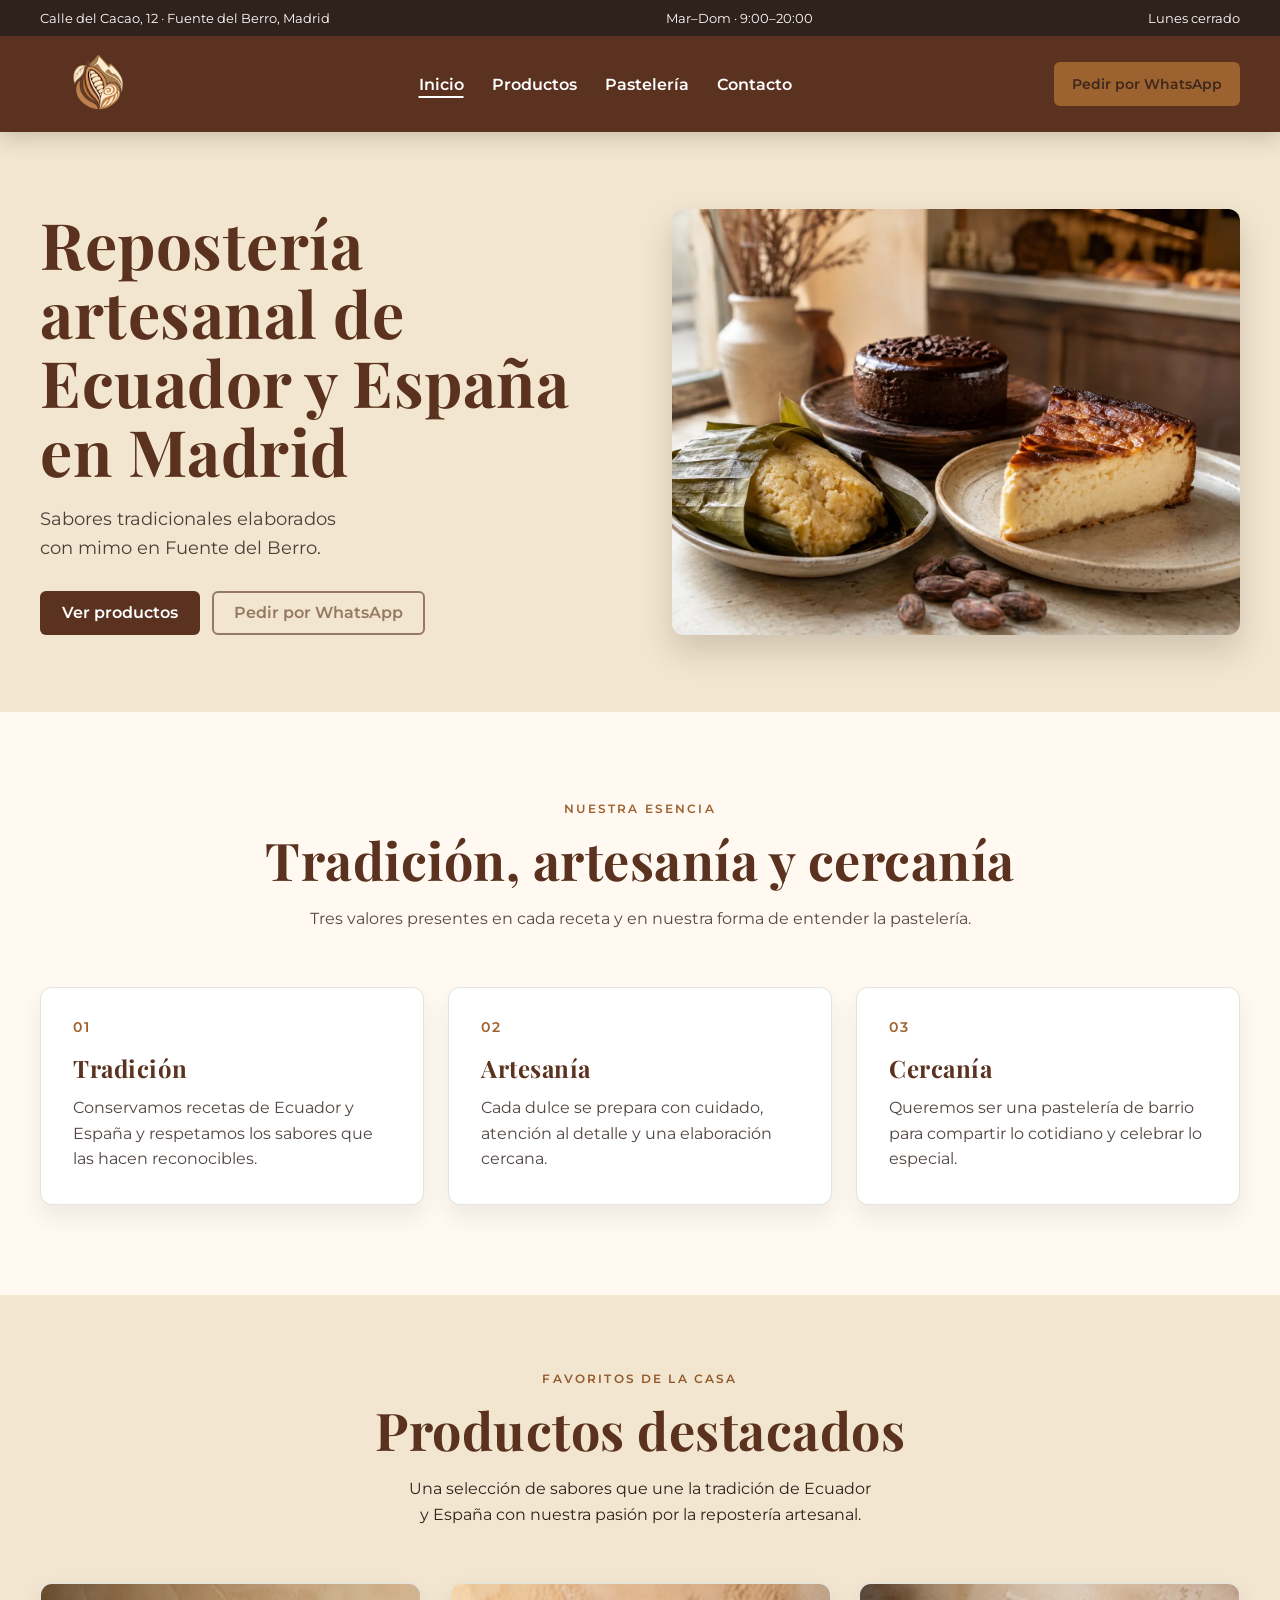
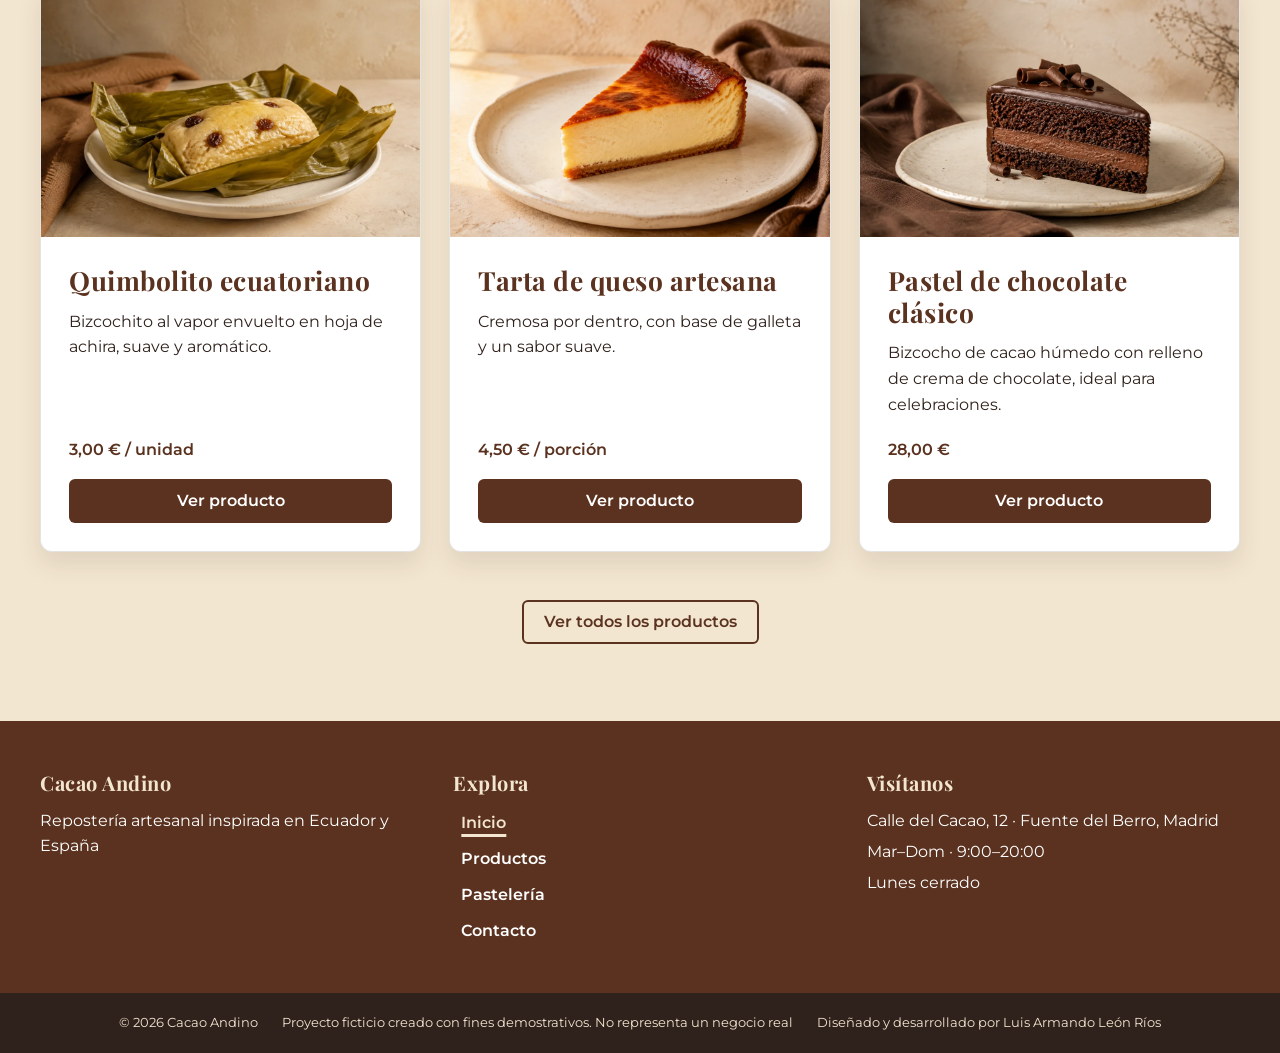
<file: index.html>
<!DOCTYPE html>
<html lang="es">

<head>
    <meta charset="UTF-8">
    <meta name="viewport" content="width=device-width, initial-scale=1.0">
    <title>Cacao Andino</title>
    <link rel="stylesheet" href="css/base.css">
    <link rel="stylesheet" href="css/header.css">
    <link rel="stylesheet" href="css/footer.css">
    <link rel="stylesheet" href="css/home.css">
</head>

<body>
    <div id="header-container" data-partial="header"></div>
    <main id="page-content">
        <section id="hero">
            <div class="container hero-layout">
                <div class="hero-content">
                    <h1>Repostería artesanal de Ecuador y España en Madrid</h1>
                    <p>Sabores tradicionales elaborados con mimo en Fuente del Berro.</p>

                    <div class="hero-actions">
                        <a href="pages/productos.html" class="btn btn-primary">
                            Ver productos
                        </a>
                        <!-- TODO: sustituir # y retirar el estado pendiente cuando exista un enlace real de WhatsApp. -->
                        <a
                            href="#"
                            class="btn btn-secondary"
                            aria-disabled="true"
                            aria-describedby="whatsapp-pending-description"
                            data-whatsapp-pending
                        >
                            Pedir por WhatsApp
                        </a>
                    </div>
                </div>

                <div class="hero-media">
                    <img
                        src="img/hero-cacao-andino.webp"
                        alt="Selección de repostería artesanal con quimbolito, tarta de queso y pastel de chocolate"
                        width="1448"
                        height="1086"
                        decoding="async"
                        fetchpriority="high"
                    >
                </div>
            </div>
        </section>
        <section id="valores" class="home-values" aria-labelledby="valores-title">
            <div class="container">
                <header class="values-header">
                    <p class="values-eyebrow">Nuestra esencia</p>
                    <h2 id="valores-title">Tradición, artesanía y cercanía</h2>
                    <p class="values-intro">
                        Tres valores presentes en cada receta y en nuestra forma de entender la pastelería.
                    </p>
                </header>

                <div class="values-grid">
                    <article class="value-card">
                        <span class="value-number" aria-hidden="true">01</span>
                        <h3>Tradición</h3>
                        <p>
                            Conservamos recetas de Ecuador y España y respetamos los sabores que las hacen reconocibles.
                        </p>
                    </article>

                    <article class="value-card">
                        <span class="value-number" aria-hidden="true">02</span>
                        <h3>Artesanía</h3>
                        <p>
                            Cada dulce se prepara con cuidado, atención al detalle y una elaboración cercana.
                        </p>
                    </article>

                    <article class="value-card">
                        <span class="value-number" aria-hidden="true">03</span>
                        <h3>Cercanía</h3>
                        <p>
                            Queremos ser una pastelería de barrio para compartir lo cotidiano y celebrar lo especial.
                        </p>
                    </article>
                </div>
            </div>
        </section>
        <section
            id="productos-destacados"
            class="featured-products"
            aria-labelledby="productos-destacados-title"
        >
            <div class="container">
                <header class="featured-products-header">
                    <p class="featured-products-eyebrow">Favoritos de la casa</p>
                    <h2 id="productos-destacados-title">Productos destacados</h2>
                    <p class="featured-products-intro">
                        Una selección de sabores que une la tradición de Ecuador y España con nuestra pasión por la
                        repostería artesanal.
                    </p>
                </header>

                <div class="featured-products-grid">
                    <article class="featured-product-card">
                        <img
                            class="featured-product-image"
                            src="img/quimbolito-tradicional.webp"
                            alt="Quimbolito tradicional abierto sobre su hoja de achira"
                            width="1200"
                            height="800"
                            loading="lazy"
                            decoding="async"
                        >
                        <div class="featured-product-content">
                            <h3>Quimbolito ecuatoriano</h3>
                            <p>Bizcochito al vapor envuelto en hoja de achira, suave y aromático.</p>
                            <p class="featured-product-price">3,00 € / unidad</p>
                            <a href="pages/quimbolito.html" class="btn btn-primary">Ver producto</a>
                        </div>
                    </article>

                    <article class="featured-product-card">
                        <img
                            class="featured-product-image"
                            src="img/tarta-queso-artesana.webp"
                            alt="Porción de tarta de queso artesana con superficie tostada"
                            width="1200"
                            height="800"
                            loading="lazy"
                            decoding="async"
                        >
                        <div class="featured-product-content">
                            <h3>Tarta de queso artesana</h3>
                            <p>Cremosa por dentro, con base de galleta y un sabor suave.</p>
                            <p class="featured-product-price">4,50 € / porción</p>
                            <a href="pages/tarta-de-queso.html" class="btn btn-primary">Ver producto</a>
                        </div>
                    </article>

                    <article class="featured-product-card">
                        <img
                            class="featured-product-image"
                            src="img/pastel-chocolate-clasico.webp"
                            alt="Porción de pastel de chocolate clásico con crema de chocolate"
                            width="1200"
                            height="800"
                            loading="lazy"
                            decoding="async"
                        >
                        <div class="featured-product-content">
                            <h3>Pastel de chocolate clásico</h3>
                            <p>
                                Bizcocho de cacao húmedo con relleno de crema de chocolate, ideal para celebraciones.
                            </p>
                            <p class="featured-product-price">28,00 €</p>
                            <a href="pages/productos.html" class="btn btn-primary">Ver producto</a>
                        </div>
                    </article>
                </div>

                <footer class="featured-products-footer">
                    <a href="pages/productos.html" class="btn btn-secondary">Ver todos los productos</a>
                </footer>
            </div>
        </section>
    </main>
    <div id="footer-container" data-partial="footer"></div>
    <script src="js/main.js" defer></script><!-- defer: para que el js se carge despues del HTML -->
</body>

</html>
</file>
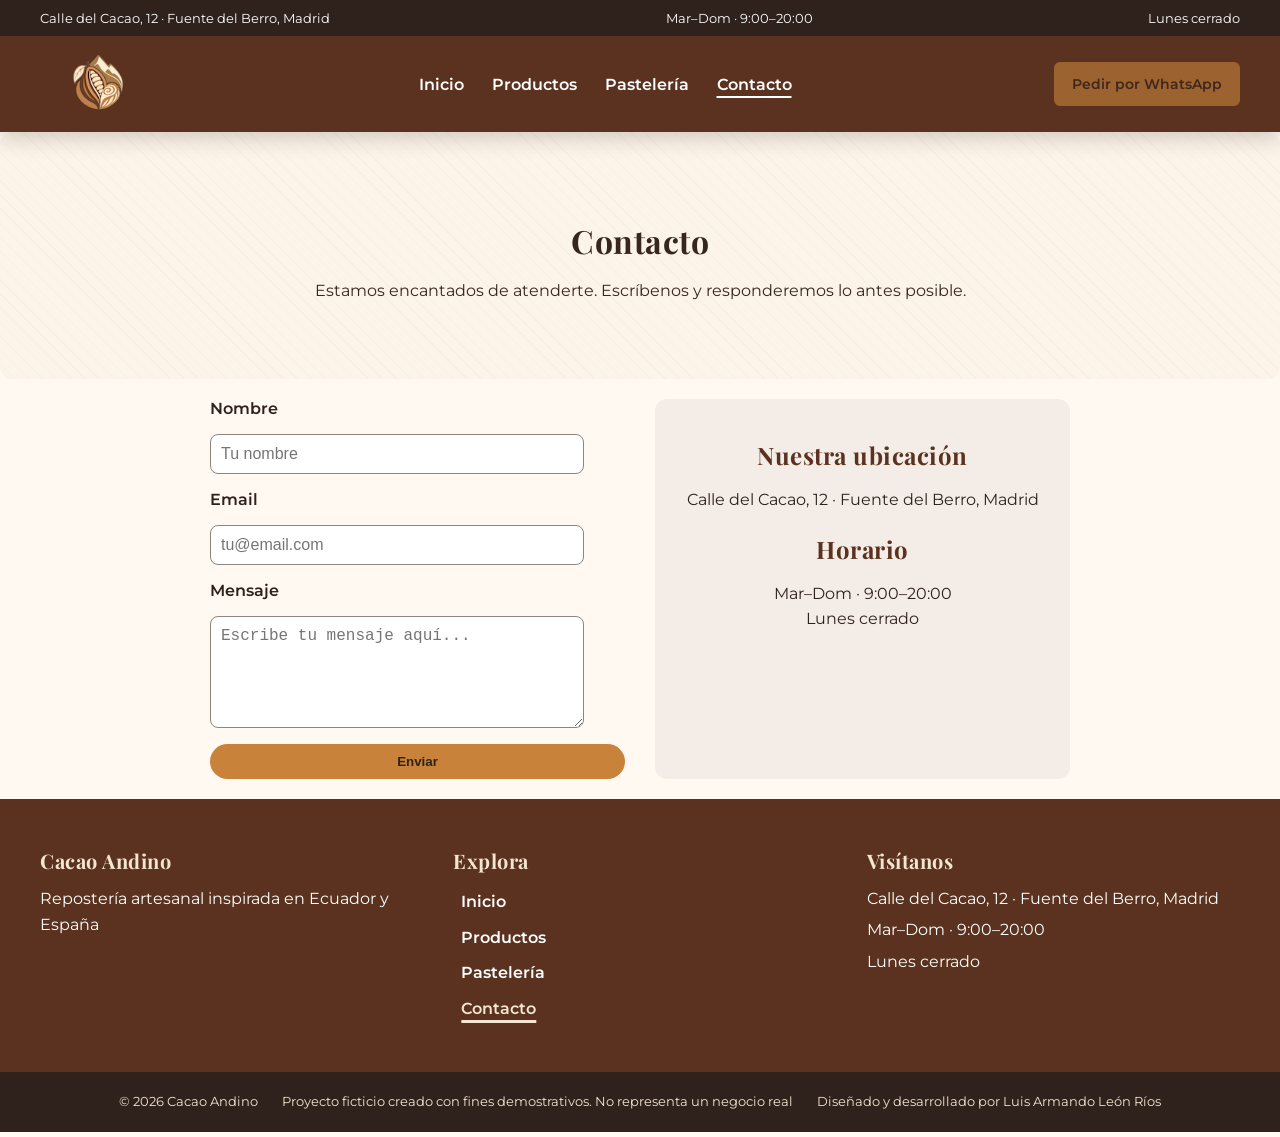
<file: pages/contacto.html>
<!DOCTYPE html>
<html lang="es">

<head>
    <meta charset="UTF-8">
    <meta name="viewport" content="width=device-width, initial-scale=1.0">
    <title>Contacto</title>
    <link rel="stylesheet" href="../css/base.css">
    <link rel="stylesheet" href="../css/header.css">
    <link rel="stylesheet" href="../css/footer.css">
    <link rel="stylesheet" href="../css/contacto.css">
</head>

<body>
    <div id="header-container" data-partial="header"></div>
    <main>
        <section class="contacto-hero">
            <h1>Contacto</h1>
            <p>Estamos encantados de atenderte. Escríbenos y responderemos lo antes posible.</p>
        </section>

        <section class="contacto-formulario">
            <form id="form-contacto">
                <label for="nombre">Nombre</label>
                <input type="text" id="nombre" name="nombre" required placeholder="Tu nombre">

                <label for="email">Email</label>
                <input type="email" id="email" name="email" required placeholder="tu@email.com">

                <label for="mensaje">Mensaje</label>
                <textarea id="mensaje" name="mensaje" rows="5" required
                    placeholder="Escribe tu mensaje aquí..."></textarea>

                <button type="submit">Enviar</button>
            </form>

            <div class="contacto-info">
                <h2>Nuestra ubicación</h2>
                <p>Calle del Cacao, 12 · Fuente del Berro, Madrid</p>
                <h2>Horario</h2>
                <p>Mar–Dom · 9:00–20:00<br>Lunes cerrado</p>
            </div>
        </section>
    </main>
    <div id="footer-container" data-partial="footer"></div>
    <script src="../js/main.js" defer></script><!-- defer: para que el js se carge despues del HTML -->
</body>

</html>
</file>
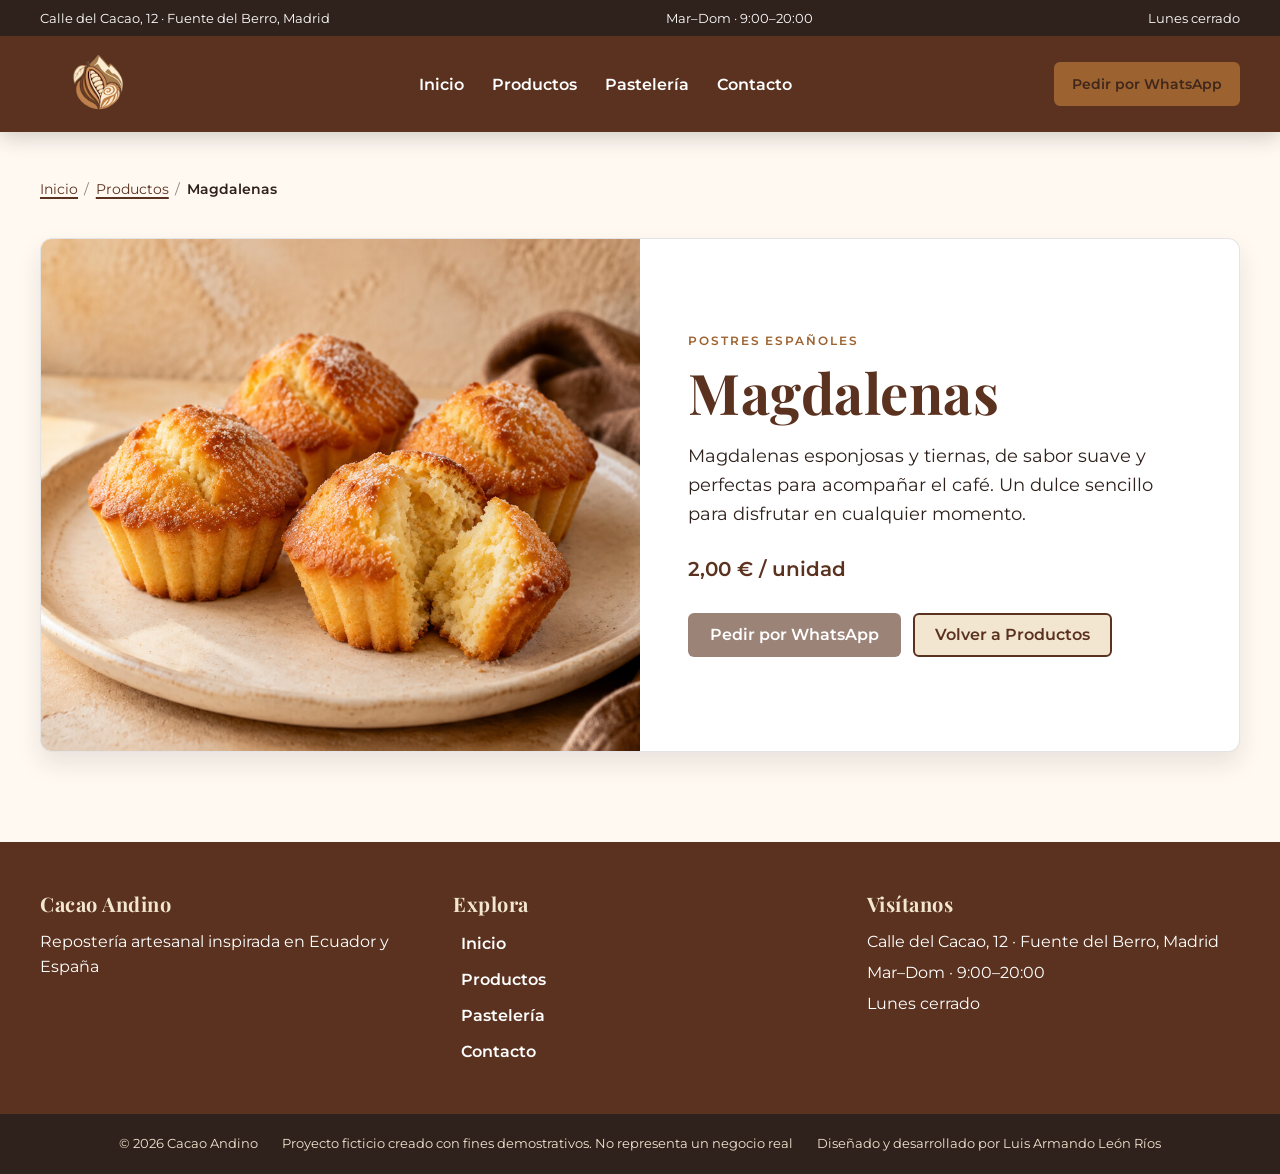
<file: pages/magdalenas.html>
<!DOCTYPE html>
<html lang="es">

<head>
    <meta charset="UTF-8">
    <meta name="viewport" content="width=device-width, initial-scale=1.0">
    <meta name="description" content="Magdalenas esponjosas y tiernas, perfectas para acompañar el café.">
    <title>Magdalenas | Cacao Andino</title>
    <link rel="stylesheet" href="../css/base.css">
    <link rel="stylesheet" href="../css/header.css">
    <link rel="stylesheet" href="../css/footer.css">
    <link rel="stylesheet" href="../css/producto-detalle.css">
</head>

<body>
    <div id="header-container" data-partial="header"></div>
    <main>
        <div class="container producto-detalle-container">
            <nav class="migas" aria-label="Migas de pan">
                <ol>
                    <li><a href="../index.html">Inicio</a></li>
                    <li><a href="productos.html">Productos</a></li>
                    <li aria-current="page">Magdalenas</li>
                </ol>
            </nav>

            <article class="producto-detalle">
                <div class="producto-detalle-media">
                    <img
                        src="../img/magdalenas.jpg"
                        alt="Magdalenas doradas sobre un plato claro, una abierta mostrando la miga"
                        width="1200"
                        height="800"
                        decoding="async"
                        fetchpriority="high"
                    >
                </div>

                <div class="producto-detalle-info">
                    <p class="producto-detalle-etiqueta">Postres españoles</p>
                    <h1>Magdalenas</h1>
                    <p class="producto-detalle-descripcion">
                        Magdalenas esponjosas y tiernas, de sabor suave y perfectas para acompañar el café. Un dulce sencillo para disfrutar en cualquier momento.
                    </p>
                    <p class="producto-detalle-precio">2,00 € / unidad</p>

                    <div class="producto-detalle-acciones">
                        <a
                            href="#"
                            class="btn btn-primary"
                            aria-disabled="true"
                            aria-describedby="whatsapp-pending-description"
                            data-whatsapp-pending
                        >
                            Pedir por WhatsApp
                        </a>
                        <a href="productos.html" class="btn btn-secondary">Volver a Productos</a>
                    </div>
                </div>
            </article>
        </div>
    </main>
    <div id="footer-container" data-partial="footer"></div>
    <script src="../js/main.js" defer></script>
</body>

</html>
</file>
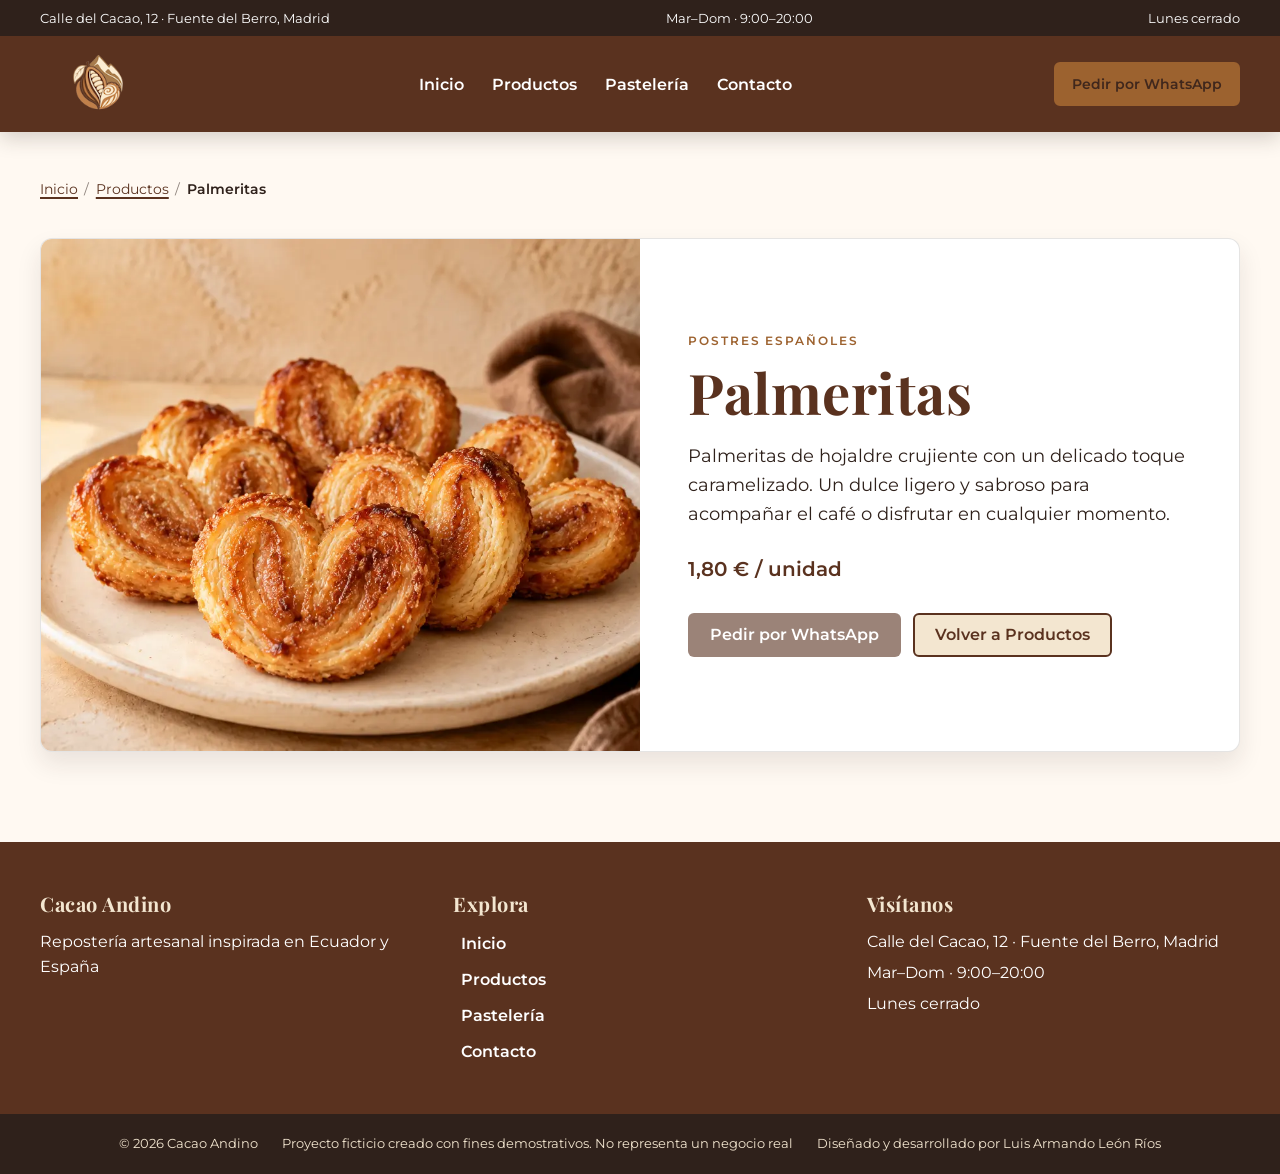
<file: pages/palmeritas.html>
<!DOCTYPE html>
<html lang="es">

<head>
    <meta charset="UTF-8">
    <meta name="viewport" content="width=device-width, initial-scale=1.0">
    <meta name="description" content="Palmeritas de hojaldre crujiente con un delicado toque caramelizado.">
    <title>Palmeritas | Cacao Andino</title>
    <link rel="stylesheet" href="../css/base.css">
    <link rel="stylesheet" href="../css/header.css">
    <link rel="stylesheet" href="../css/footer.css">
    <link rel="stylesheet" href="../css/producto-detalle.css">
</head>

<body>
    <div id="header-container" data-partial="header"></div>
    <main>
        <div class="container producto-detalle-container">
            <nav class="migas" aria-label="Migas de pan">
                <ol>
                    <li><a href="../index.html">Inicio</a></li>
                    <li><a href="productos.html">Productos</a></li>
                    <li aria-current="page">Palmeritas</li>
                </ol>
            </nav>

            <article class="producto-detalle">
                <div class="producto-detalle-media">
                    <img
                        src="../img/palmeritas.webp"
                        alt="Palmeritas de hojaldre caramelizado sobre un plato claro"
                        width="1200"
                        height="800"
                        decoding="async"
                        fetchpriority="high"
                    >
                </div>

                <div class="producto-detalle-info">
                    <p class="producto-detalle-etiqueta">Postres españoles</p>
                    <h1>Palmeritas</h1>
                    <p class="producto-detalle-descripcion">
                        Palmeritas de hojaldre crujiente con un delicado toque caramelizado. Un dulce ligero y sabroso para acompañar el café o disfrutar en cualquier momento.
                    </p>
                    <p class="producto-detalle-precio">1,80 € / unidad</p>

                    <div class="producto-detalle-acciones">
                        <a
                            href="#"
                            class="btn btn-primary"
                            aria-disabled="true"
                            aria-describedby="whatsapp-pending-description"
                            data-whatsapp-pending
                        >
                            Pedir por WhatsApp
                        </a>
                        <a href="productos.html" class="btn btn-secondary">Volver a Productos</a>
                    </div>
                </div>
            </article>
        </div>
    </main>
    <div id="footer-container" data-partial="footer"></div>
    <script src="../js/main.js" defer></script>
</body>

</html>
</file>
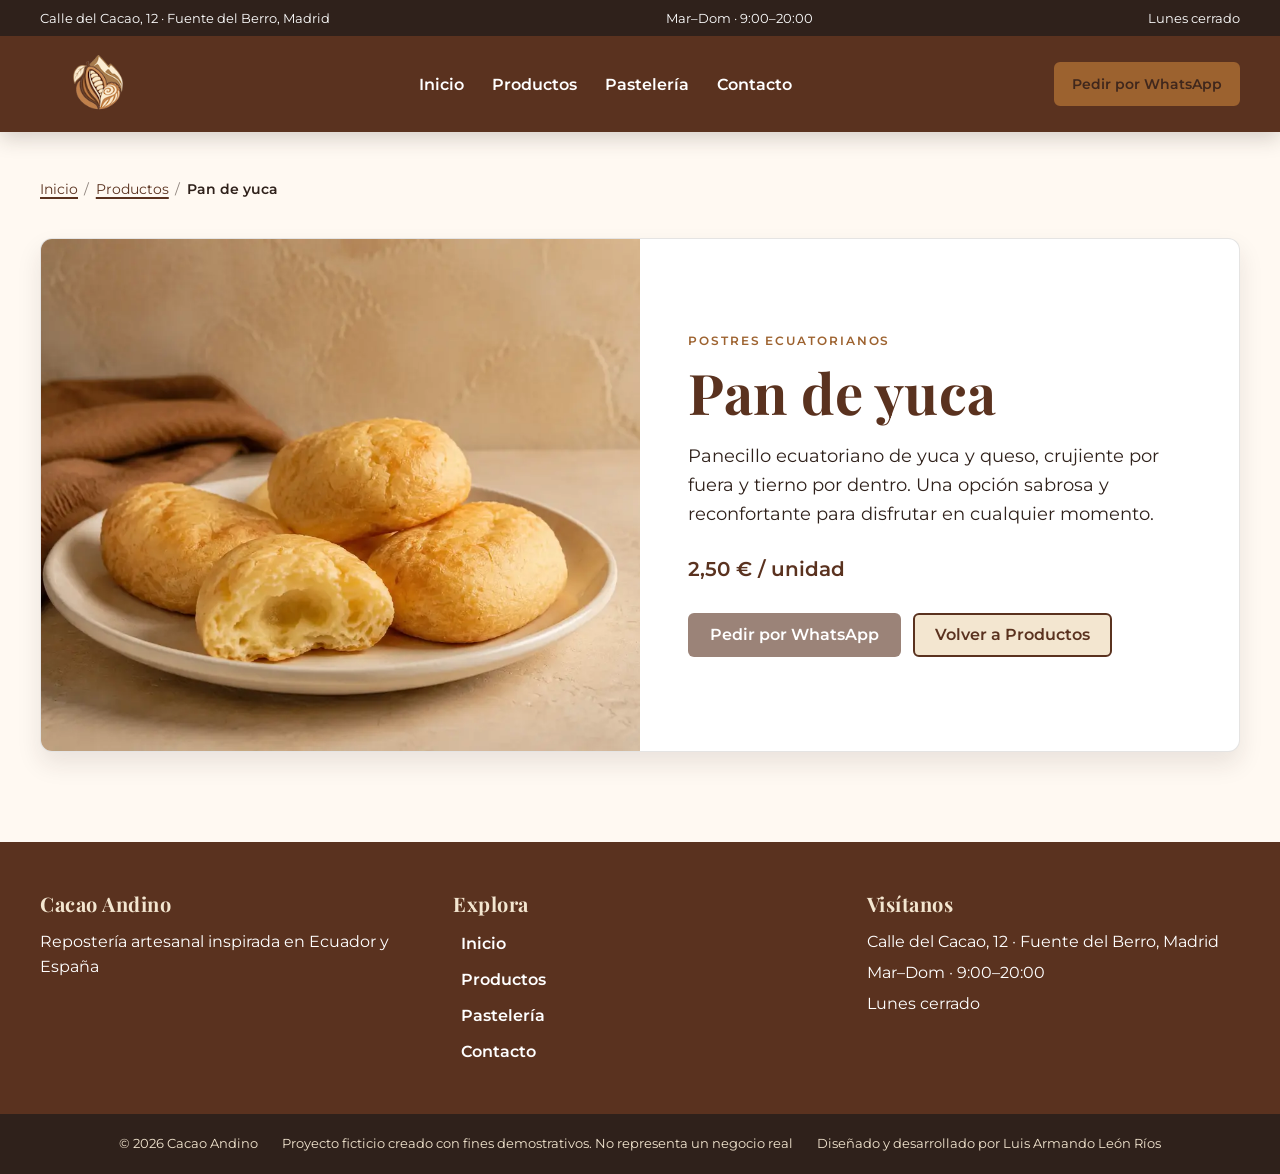
<file: pages/pan-de-yuca.html>
<!DOCTYPE html>
<html lang="es">

<head>
    <meta charset="UTF-8">
    <meta name="viewport" content="width=device-width, initial-scale=1.0">
    <meta name="description" content="Pan de yuca ecuatoriano con queso, crujiente por fuera y tierno por dentro.">
    <title>Pan de yuca | Cacao Andino</title>
    <link rel="stylesheet" href="../css/base.css">
    <link rel="stylesheet" href="../css/header.css">
    <link rel="stylesheet" href="../css/footer.css">
    <link rel="stylesheet" href="../css/producto-detalle.css">
</head>

<body>
    <div id="header-container" data-partial="header"></div>
    <main>
        <div class="container producto-detalle-container">
            <nav class="migas" aria-label="Migas de pan">
                <ol>
                    <li><a href="../index.html">Inicio</a></li>
                    <li><a href="productos.html">Productos</a></li>
                    <li aria-current="page">Pan de yuca</li>
                </ol>
            </nav>

            <article class="producto-detalle">
                <div class="producto-detalle-media">
                    <img
                        src="../img/pan-de-yuca.webp"
                        alt="Pan de yuca ecuatoriano"
                        width="1200"
                        height="800"
                        decoding="async"
                        fetchpriority="high"
                    >
                </div>

                <div class="producto-detalle-info">
                    <p class="producto-detalle-etiqueta">Postres ecuatorianos</p>
                    <h1>Pan de yuca</h1>
                    <p class="producto-detalle-descripcion">
                        Panecillo ecuatoriano de yuca y queso, crujiente por fuera y tierno por dentro. Una opción sabrosa y reconfortante para disfrutar en cualquier momento.
                    </p>
                    <p class="producto-detalle-precio">2,50 € / unidad</p>

                    <div class="producto-detalle-acciones">
                        <a
                            href="#"
                            class="btn btn-primary"
                            aria-disabled="true"
                            aria-describedby="whatsapp-pending-description"
                            data-whatsapp-pending
                        >
                            Pedir por WhatsApp
                        </a>
                        <a href="productos.html" class="btn btn-secondary">Volver a Productos</a>
                    </div>
                </div>
            </article>
        </div>
    </main>
    <div id="footer-container" data-partial="footer"></div>
    <script src="../js/main.js" defer></script>
</body>

</html>
</file>
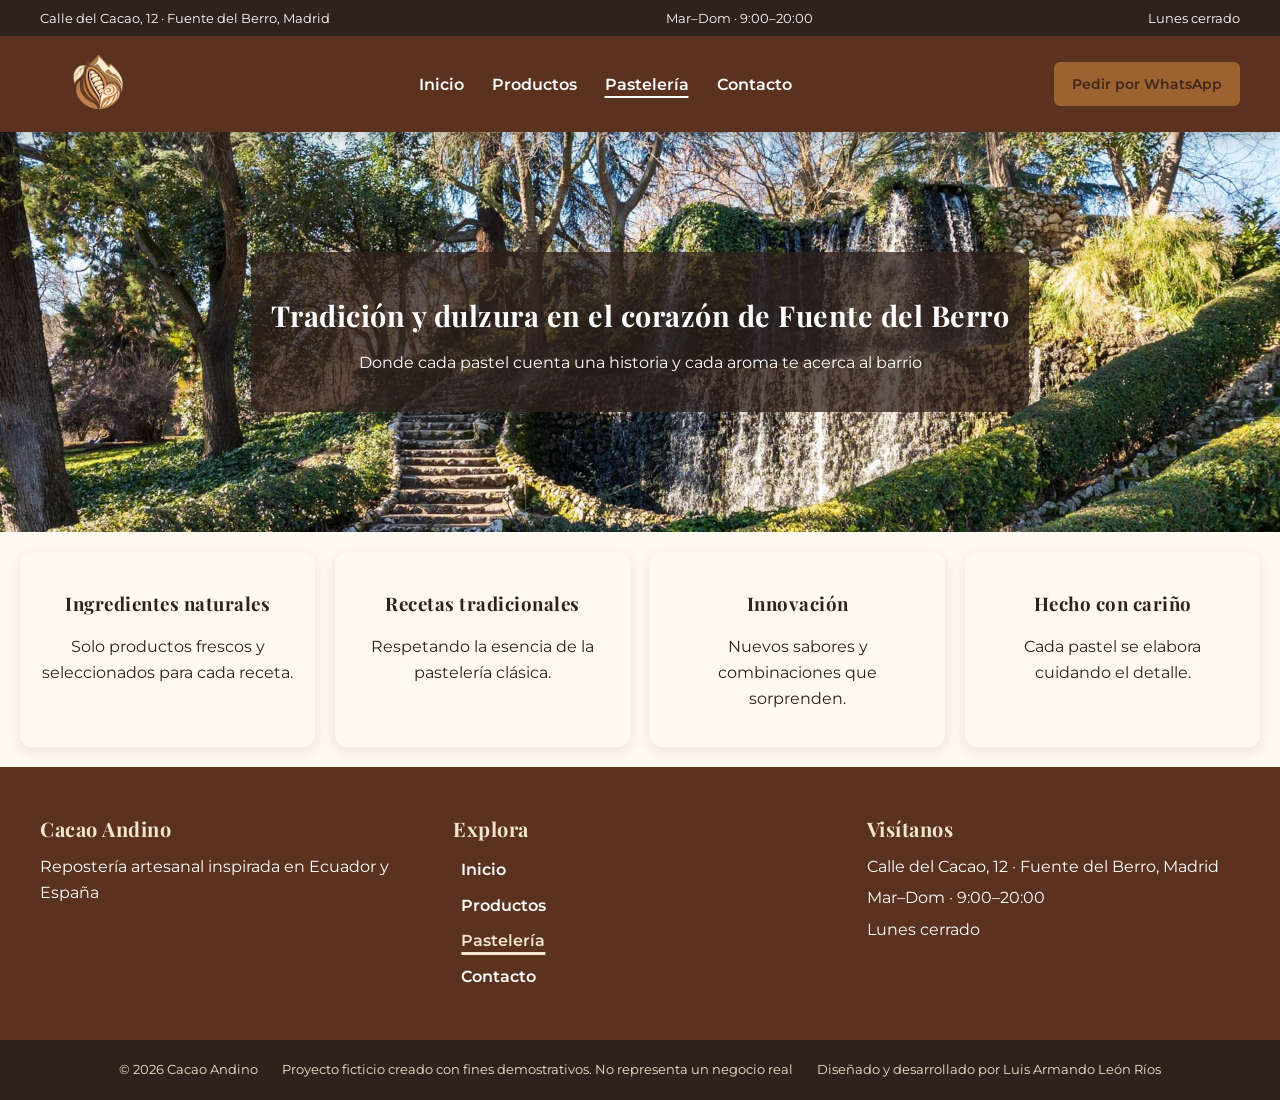
<file: pages/pasteleria.html>
<!DOCTYPE html>
<html lang="es">

<head>
    <meta charset="UTF-8">
    <meta name="viewport" content="width=device-width, initial-scale=1.0">
    <title>Pasteleria</title>
    <link rel="stylesheet" href="../css/base.css">
    <link rel="stylesheet" href="../css/header.css">
    <link rel="stylesheet" href="../css/footer.css">
    <link rel="stylesheet" href="../css/pasteleria.css">
</head>

<body>
    <div id="header-container" data-partial="header"></div>
    <main>
        <!-- Hero -->
        <section class="pasteleria-hero" style="background-image: url('../img/parque-fuente-berro.jpg');">
            <div class="hero-overlay">
                <h1>Tradición y dulzura en el corazón de Fuente del Berro</h1>
                <p>Donde cada pastel cuenta una historia y cada aroma te acerca al barrio</p>
            </div>
        </section>

        <!-- Cómo trabajamos -->
        <section class="pasteleria-valores">
            <div class="valor-card">
                <h3>Ingredientes naturales</h3>
                <p>Solo productos frescos y seleccionados para cada receta.</p>
            </div>
            <div class="valor-card">
                <h3>Recetas tradicionales</h3>
                <p>Respetando la esencia de la pastelería clásica.</p>
            </div>
            <div class="valor-card">
                <h3>Innovación</h3>
                <p>Nuevos sabores y combinaciones que sorprenden.</p>
            </div>
            <div class="valor-card">
                <h3>Hecho con cariño</h3>
                <p>Cada pastel se elabora cuidando el detalle.</p>
            </div>
        </section>
    </main>
    <div id="footer-container" data-partial="footer"></div>
    <script src="../js/main.js" defer></script><!-- defer: para que el js se carge despues del HTML -->
</body>

</html>
</file>
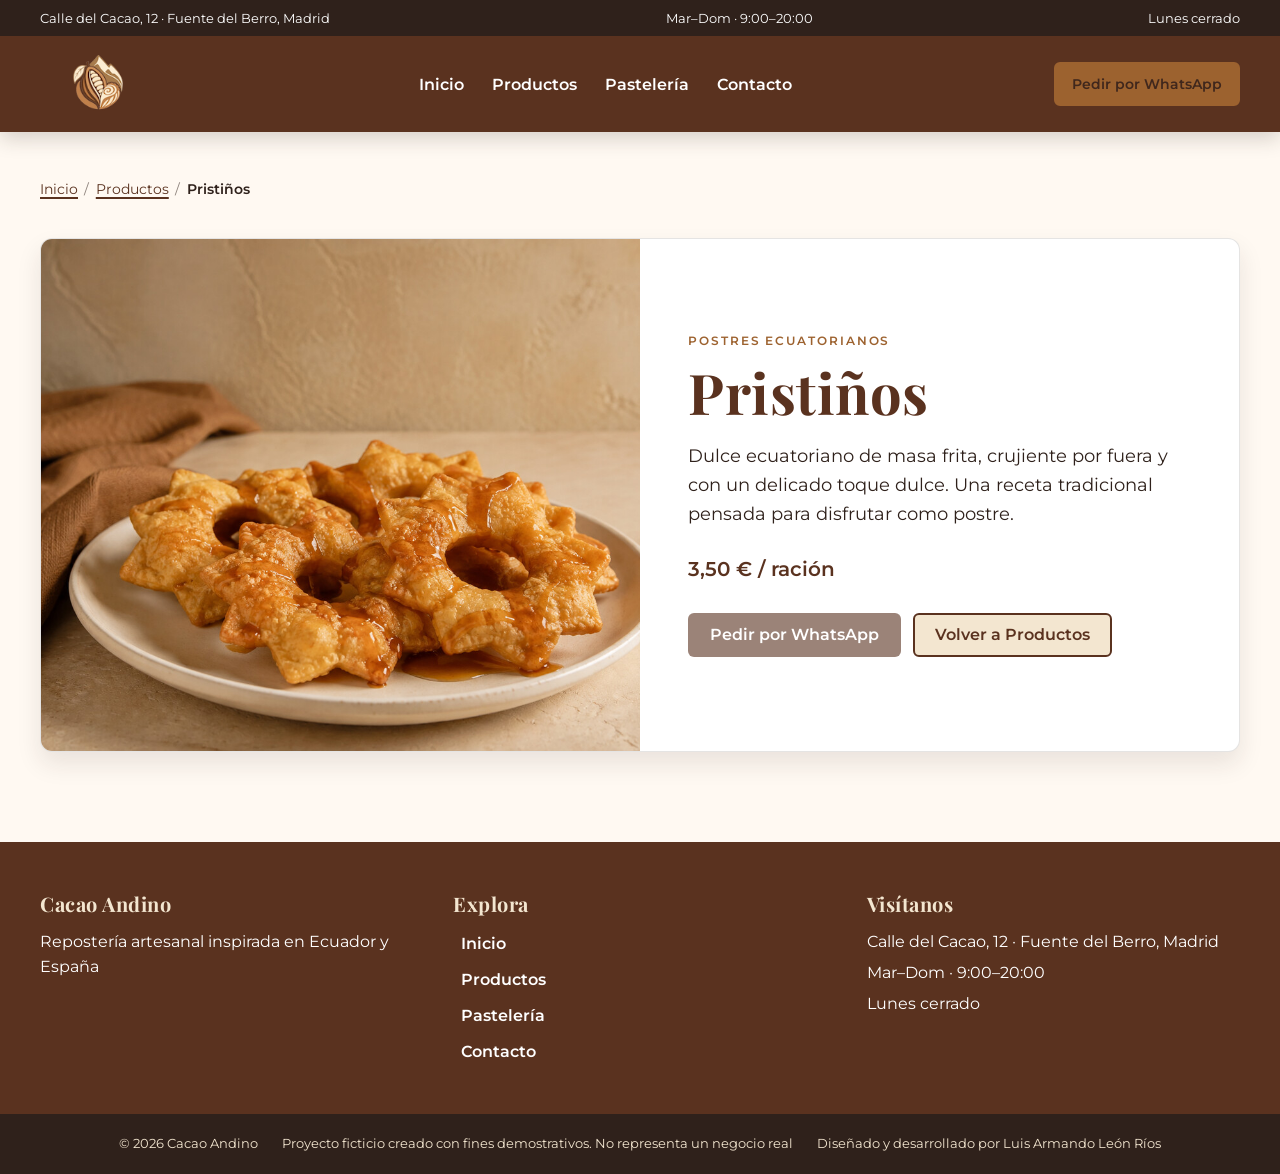
<file: pages/pristinos.html>
<!DOCTYPE html>
<html lang="es">

<head>
    <meta charset="UTF-8">
    <meta name="viewport" content="width=device-width, initial-scale=1.0">
    <meta name="description" content="Pristiños ecuatorianos de masa frita, crujientes por fuera y con un delicado toque dulce.">
    <title>Pristiños | Cacao Andino</title>
    <link rel="stylesheet" href="../css/base.css">
    <link rel="stylesheet" href="../css/header.css">
    <link rel="stylesheet" href="../css/footer.css">
    <link rel="stylesheet" href="../css/producto-detalle.css">
</head>

<body>
    <div id="header-container" data-partial="header"></div>
    <main>
        <div class="container producto-detalle-container">
            <nav class="migas" aria-label="Migas de pan">
                <ol>
                    <li><a href="../index.html">Inicio</a></li>
                    <li><a href="productos.html">Productos</a></li>
                    <li aria-current="page">Pristiños</li>
                </ol>
            </nav>

            <article class="producto-detalle">
                <div class="producto-detalle-media">
                    <img
                        src="../img/pristinos.jpg"
                        alt="Pristiños ecuatorianos"
                        width="1200"
                        height="800"
                        decoding="async"
                        fetchpriority="high"
                    >
                </div>

                <div class="producto-detalle-info">
                    <p class="producto-detalle-etiqueta">Postres ecuatorianos</p>
                    <h1>Pristiños</h1>
                    <p class="producto-detalle-descripcion">
                        Dulce ecuatoriano de masa frita, crujiente por fuera y con un delicado toque dulce. Una receta tradicional pensada para disfrutar como postre.
                    </p>
                    <p class="producto-detalle-precio">3,50 € / ración</p>

                    <div class="producto-detalle-acciones">
                        <a
                            href="#"
                            class="btn btn-primary"
                            aria-disabled="true"
                            aria-describedby="whatsapp-pending-description"
                            data-whatsapp-pending
                        >
                            Pedir por WhatsApp
                        </a>
                        <a href="productos.html" class="btn btn-secondary">Volver a Productos</a>
                    </div>
                </div>
            </article>
        </div>
    </main>
    <div id="footer-container" data-partial="footer"></div>
    <script src="../js/main.js" defer></script>
</body>

</html>
</file>
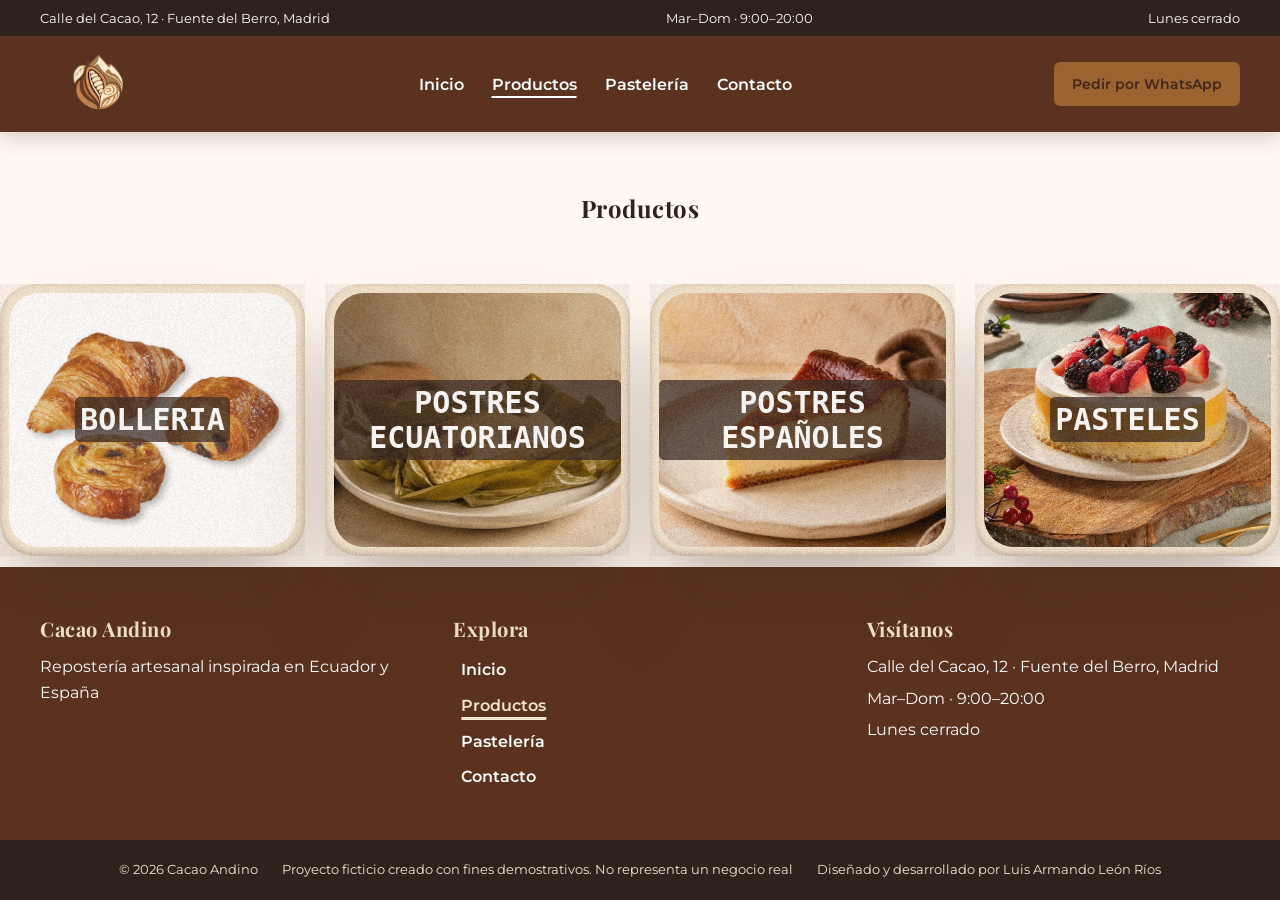
<file: pages/productos.html>
<!DOCTYPE html>
<html lang="es">

<head>
    <meta charset="UTF-8">
    <meta name="viewport" content="width=device-width, initial-scale=1.0">
    <title>Cacao Andino - Productos</title>
    <link rel="stylesheet" href="../css/base.css">
    <link rel="stylesheet" href="../css/header.css">
    <link rel="stylesheet" href="../css/footer.css">
    <link rel="stylesheet" href="../css/cardbyLilaRest.css">
    <link rel="stylesheet" href="../css/productos.css">

</head>

<body>
    <div id="header-container" data-partial="header"></div>
    <main>
        <section class="productos-intro">
            <h2>Productos</h2>
        </section>
        <!-- Categorias -->
        <section id="contenedor-categoria-productos">
            <div class="card" data-categoria="bolleria">
                <div class="card-overlay"></div>
                <div class="card-inner" style="background-image: url('../img/bolleria.png');"><span>BOLLERIA</span>
                </div>
            </div>

            <div class="card" data-categoria="postres-ecuatorianos">
                <div class="card-overlay"></div>
                <div class="card-inner" style="background-image: url('../img/quimbolito-tradicional.webp');"><span>POSTRES
                        ECUATORIANOS</span></div>
            </div>
            <div class="card" data-categoria="postres-españoles">
                <div class="card-overlay"></div>
                <div class="card-inner" style="background-image: url('../img/tarta-queso-artesana.webp');"><span>POSTRES
                        ESPAÑOLES</span></div>
            </div>
            <div class="card" data-categoria="pasteles">
                <div class="card-overlay"></div>
                <div class="card-inner" style="background-image: url('../img/pastel-vainilla-frutos-rojos.webp');">
                    <span>PASTELES</span>
                </div>
            </div>
        </section>
        <!-- Productos -->
        <section id="contenedor-articulo-producto" class="hidden">
            <!-- Boton de Jedi-hongbin (UIverse) -->
            <button id="volver-categorias">
                <svg height="16" width="16" xmlns="http://www.w3.org/2000/svg" version="1.1" viewBox="0 0 1024 1024">
                    <path
                        d="M874.690416 495.52477c0 11.2973-9.168824 20.466124-20.466124 20.466124l-604.773963 0 188.083679 188.083679c7.992021 7.992021 7.992021 20.947078 0 28.939099-4.001127 3.990894-9.240455 5.996574-14.46955 5.996574-5.239328 0-10.478655-1.995447-14.479783-5.996574l-223.00912-223.00912c-3.837398-3.837398-5.996574-9.046027-5.996574-14.46955 0-5.433756 2.159176-10.632151 5.996574-14.46955l223.019353-223.029586c7.992021-7.992021 20.957311-7.992021 28.949332 0 7.992021 8.002254 7.992021 20.957311 0 28.949332l-188.073446 188.073446 604.753497 0C865.521592 475.058646 874.690416 484.217237 874.690416 495.52477z">
                    </path>
                </svg>
                <span> Volver a categorías</span>
            </button>
            <!-- Pasteles -->
            <div class="producto-card pasteles">
                <img src="../img/cheesecake-de-chocolate.webp" alt="Pastel de chocolate clásico" class="producto-img">
                <div class="producto-info">
                    <h3>Pastel de chocolate clásico</h3>
                    <p class="producto-desc">Bizcocho de cacao húmedo con relleno de crema de chocolate. Ideal para
                        cumpleaños.</p>
                    <div class="producto-footer">
                        <span class="producto-precio">28 €</span>
                        <button class="producto-btn">Ver producto</button>
                    </div>
                </div>
            </div>

            <div class="producto-card pasteles">
                <img src="../img/pastel-vainilla-frutos-rojos.webp" alt="Pastel de vainilla con frutos rojos"
                    class="producto-img">
                <div class="producto-info">
                    <h3>Pastel de vainilla con frutos rojos</h3>
                    <p class="producto-desc">Bizcocho suave de vainilla con crema ligera y fruta fresca. Siempre es una
                        buena elección</p>
                    <div class="producto-footer">
                        <span class="producto-precio">30 €</span>
                        <button class="producto-btn">Ver producto</button>
                    </div>
                </div>
            </div>

            <div class="producto-card pasteles">
                <img src="../img/tres-leches-ecuatoriana.webp" alt="Tres leches" class="producto-img">
                <div class="producto-info">
                    <h3>Tres leches</h3>
                    <p class="producto-desc">Pastel esponjoso bañado en tres leches, jugoso y muy popular para
                        celebraciones.</p>
                    <div class="producto-footer">
                        <span class="producto-precio">32 €</span>
                        <button class="producto-btn">Ver producto</button>
                    </div>
                </div>
            </div>

            <!-- Postres ecuatorianos -->
            <div class="producto-card  postres-ecuatorianos">
                <img src="../img/pan-de-yuca.webp" alt="Pan de yuca" class="producto-img">
                <div class="producto-info">
                    <h3>Pan de yuca</h3>
                    <p class="producto-desc">Panecillo de yuca y queso, crujiente por fuera y tierno por dentro.</p>
                    <div class="producto-footer">
                        <span class="producto-precio">2,50 € / unidad</span>
                        <a href="pan-de-yuca.html" class="producto-btn">Ver producto</a>
                    </div>
                </div>
            </div>

            <div class="producto-card  postres-ecuatorianos">
                <img src="../img/quimbolito-tradicional.webp" alt="Quimbolito ecuatoriano" class="producto-img">
                <div class="producto-info">
                    <h3>Quimbolito ecuatoriano</h3>
                    <p class="producto-desc">Bizcochito al vapor envuelto en hoja de achira, suave y aromático.</p>
                    <div class="producto-footer">
                        <span class="producto-precio">3,00 € / unidad</span>
                        <a href="quimbolito.html" class="producto-btn">Ver producto</a>
                    </div>
                </div>
            </div>

            <div class="producto-card postres-ecuatorianos">
                <img src="../img/pristinos.jpg" alt="Pristiños" class="producto-img">
                <div class="producto-info">
                    <h3>Pristiños</h3>
                    <p class="producto-desc">Masa frita crujiente por fuera, servida con un toque dulce.</p>
                    <div class="producto-footer">
                        <span class="producto-precio">3,50 € / ración</span>
                        <a href="pristinos.html" class="producto-btn">Ver producto</a>
                    </div>
                </div>
            </div>

            <!-- Postres españoles -->
            <div class="producto-card postres-españoles">
                <img src="../img/tarta-queso-artesana.webp" alt="Tarta de queso artesana" class="producto-img">
                <div class="producto-info">
                    <h3>Tarta de queso artesana</h3>
                    <p class="producto-desc">Cremosa por dentro, con base de galleta y un sabor suave.</p>
                    <div class="producto-footer">
                        <span class="producto-precio">4,50 € / porción</span>
                        <a href="tarta-de-queso.html" class="producto-btn">Ver producto</a>
                    </div>
                </div>
            </div>

            <div class="producto-card postres-españoles">
                <img src="../img/magdalenas.jpg" alt="Magdalenas" class="producto-img">
                <div class="producto-info">
                    <h3>Magdalenas</h3>
                    <p class="producto-desc">Esponjosas y tiernas, perfectas para el café.</p>
                    <div class="producto-footer">
                        <span class="producto-precio">2,00 € / unidad</span>
                        <a href="magdalenas.html" class="producto-btn">Ver producto</a>
                    </div>
                </div>
            </div>

            <div class="producto-card postres-españoles">
                <img src="../img/palmeritas.webp" alt="Palmeritas" class="producto-img">
                <div class="producto-info">
                    <h3>Palmeritas</h3>
                    <p class="producto-desc">Hojaldre crujiente con toque caramelizado.</p>
                    <div class="producto-footer">
                        <span class="producto-precio">1,80 € / unidad</span>
                        <a href="palmeritas.html" class="producto-btn">Ver producto</a>
                    </div>
                </div>
            </div>

            <!-- Bollería -->
            <div class="producto-card bolleria">
                <img src="../img/croissants.jpg" alt="Croissant de mantequilla" class="producto-img">
                <div class="producto-info">
                    <h3>Croissant de mantequilla</h3>
                    <p class="producto-desc">Hojaldre ligero y dorado, recién horneado.</p>
                    <div class="producto-footer">
                        <span class="producto-precio">1,90 €</span>
                        <button class="producto-btn">Ver producto</button>
                    </div>
                </div>
            </div>

            <div class="producto-card bolleria">
                <img src="../img/napolitana-chocolate.jpg" alt="Napolitana de chocolate" class="producto-img">
                <div class="producto-info">
                    <h3>Napolitana de chocolate</h3>
                    <p class="producto-desc">Rellena de chocolate y horneada a diario.</p>
                    <div class="producto-footer">
                        <span class="producto-precio">2,20 €</span>
                        <button class="producto-btn">Ver producto</button>
                    </div>
                </div>
            </div>

            <div class="producto-card bolleria">
                <img src="../img/galleta-chips-chocolate.jpg" alt="Galleta con chips de chocolate" class="producto-img">
                <div class="producto-info">
                    <h3>Galleta con chips de chocolate</h3>
                    <p class="producto-desc">Crujiente por fuera y tierna por dentro.</p>
                    <div class="producto-footer">
                        <span class="producto-precio">1,50 €</span>
                        <button class="producto-btn">Ver producto</button>
                    </div>
                </div>
            </div>
        </section>
    </main>
    <div id="footer-container" data-partial="footer"></div>
    <script src="../js/main.js" defer></script><!-- defer: para que el js se carge despues del HTML -->
    <script src="../js/productos.js" defer></script>
</body>

</html>
</file>
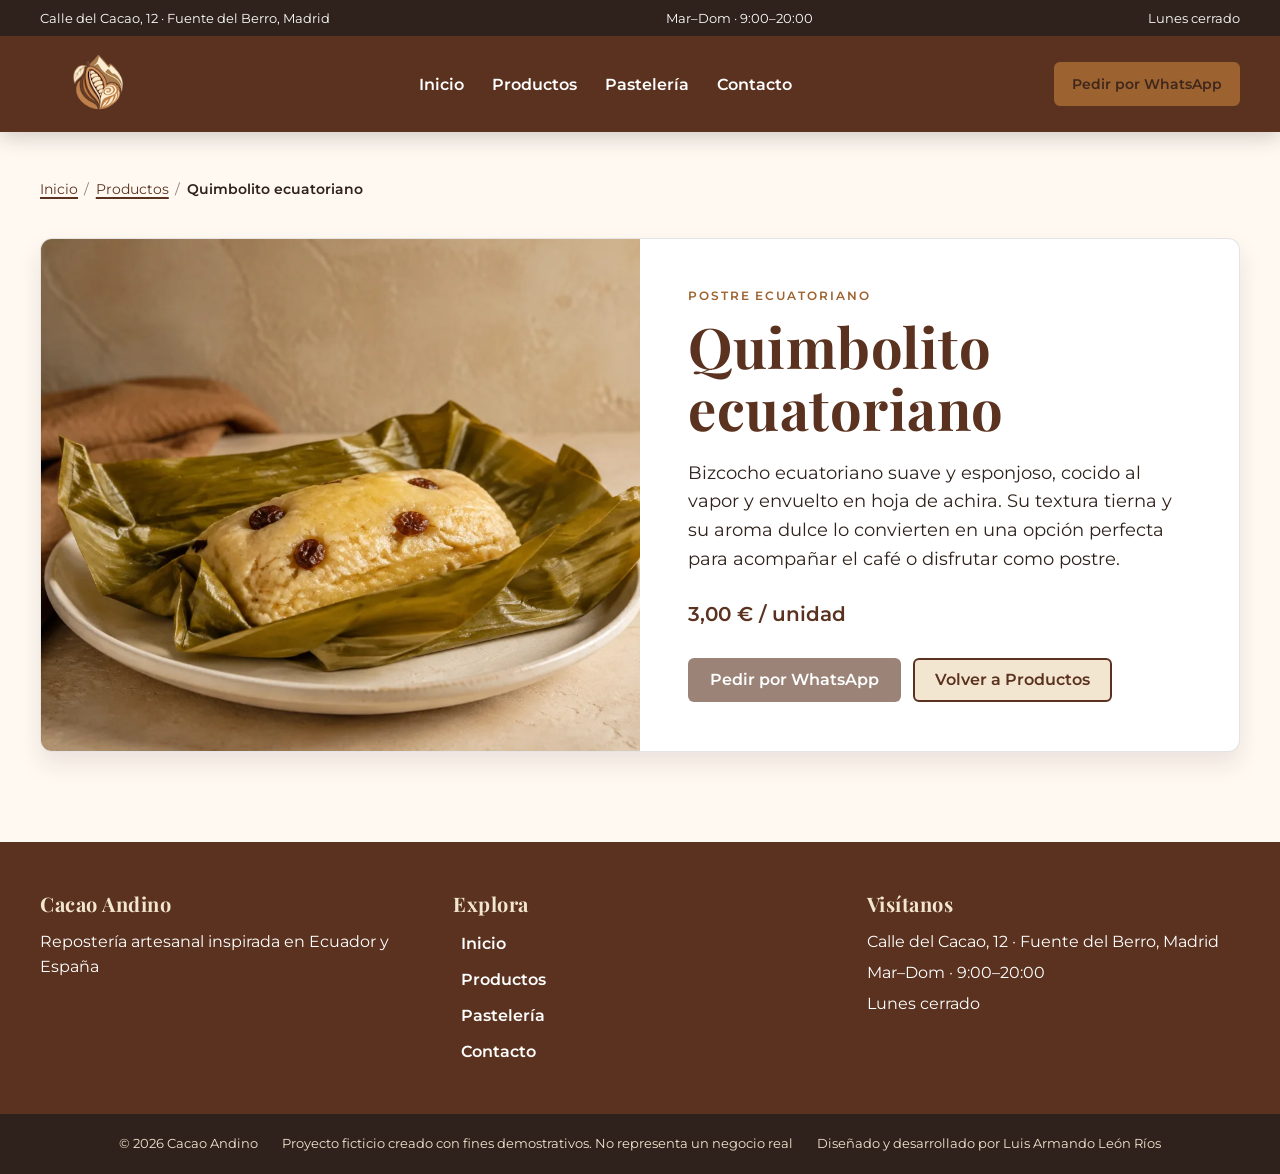
<file: pages/quimbolito.html>
<!DOCTYPE html>
<html lang="es">

<head>
    <meta charset="UTF-8">
    <meta name="viewport" content="width=device-width, initial-scale=1.0">
    <meta name="description" content="Quimbolito ecuatoriano suave y esponjoso, cocido al vapor y envuelto en hoja de achira.">
    <title>Quimbolito ecuatoriano | Cacao Andino</title>
    <link rel="stylesheet" href="../css/base.css">
    <link rel="stylesheet" href="../css/header.css">
    <link rel="stylesheet" href="../css/footer.css">
    <link rel="stylesheet" href="../css/producto-detalle.css">
</head>

<body>
    <div id="header-container" data-partial="header"></div>
    <main>
        <div class="container producto-detalle-container">
            <nav class="migas" aria-label="Migas de pan">
                <ol>
                    <li><a href="../index.html">Inicio</a></li>
                    <li><a href="productos.html">Productos</a></li>
                    <li aria-current="page">Quimbolito ecuatoriano</li>
                </ol>
            </nav>

            <article class="producto-detalle">
                <div class="producto-detalle-media">
                    <img
                        src="../img/quimbolito-tradicional.webp"
                        alt="Quimbolito ecuatoriano abierto y servido sobre su hoja"
                        width="1200"
                        height="800"
                        decoding="async"
                        fetchpriority="high"
                    >
                </div>

                <div class="producto-detalle-info">
                    <p class="producto-detalle-etiqueta">Postre ecuatoriano</p>
                    <h1>Quimbolito ecuatoriano</h1>
                    <p class="producto-detalle-descripcion">
                        Bizcocho ecuatoriano suave y esponjoso, cocido al vapor y envuelto en hoja de achira. Su textura tierna y su aroma dulce lo convierten en una opción perfecta para acompañar el café o disfrutar como postre.
                    </p>
                    <p class="producto-detalle-precio">3,00 € / unidad</p>

                    <div class="producto-detalle-acciones">
                        <a
                            href="#"
                            class="btn btn-primary"
                            aria-disabled="true"
                            aria-describedby="whatsapp-pending-description"
                            data-whatsapp-pending
                        >
                            Pedir por WhatsApp
                        </a>
                        <a href="productos.html" class="btn btn-secondary">Volver a Productos</a>
                    </div>
                </div>
            </article>
        </div>
    </main>
    <div id="footer-container" data-partial="footer"></div>
    <script src="../js/main.js" defer></script>
</body>

</html>
</file>
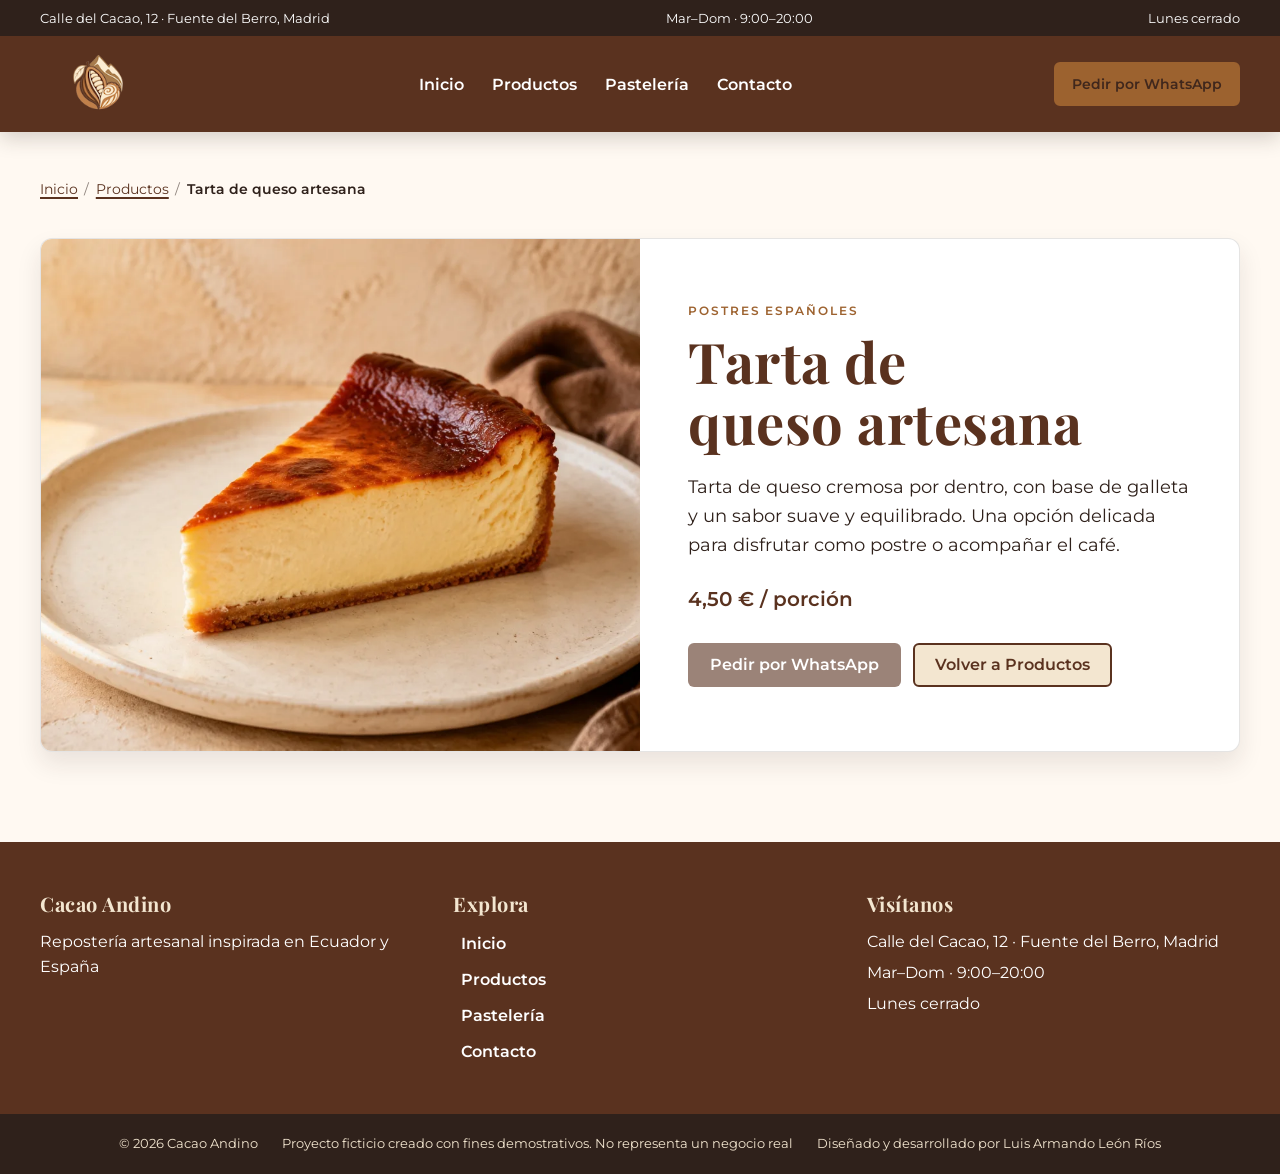
<file: pages/tarta-de-queso.html>
<!DOCTYPE html>
<html lang="es">

<head>
    <meta charset="UTF-8">
    <meta name="viewport" content="width=device-width, initial-scale=1.0">
    <meta name="description" content="Tarta de queso artesana, cremosa por dentro, con base de galleta y un sabor suave y equilibrado.">
    <title>Tarta de queso artesana | Cacao Andino</title>
    <link rel="stylesheet" href="../css/base.css">
    <link rel="stylesheet" href="../css/header.css">
    <link rel="stylesheet" href="../css/footer.css">
    <link rel="stylesheet" href="../css/producto-detalle.css">
</head>

<body>
    <div id="header-container" data-partial="header"></div>
    <main>
        <div class="container producto-detalle-container">
            <nav class="migas" aria-label="Migas de pan">
                <ol>
                    <li><a href="../index.html">Inicio</a></li>
                    <li><a href="productos.html">Productos</a></li>
                    <li aria-current="page">Tarta de queso artesana</li>
                </ol>
            </nav>

            <article class="producto-detalle">
                <div class="producto-detalle-media">
                    <img
                        src="../img/tarta-queso-artesana.webp"
                        alt="Porción de tarta de queso artesana con superficie tostada sobre un plato claro"
                        width="1200"
                        height="800"
                        decoding="async"
                        fetchpriority="high"
                    >
                </div>

                <div class="producto-detalle-info">
                    <p class="producto-detalle-etiqueta">Postres españoles</p>
                    <h1>Tarta de queso artesana</h1>
                    <p class="producto-detalle-descripcion">
                        Tarta de queso cremosa por dentro, con base de galleta y un sabor suave y equilibrado. Una opción delicada para disfrutar como postre o acompañar el café.
                    </p>
                    <p class="producto-detalle-precio">4,50 € / porción</p>

                    <div class="producto-detalle-acciones">
                        <a
                            href="#"
                            class="btn btn-primary"
                            aria-disabled="true"
                            aria-describedby="whatsapp-pending-description"
                            data-whatsapp-pending
                        >
                            Pedir por WhatsApp
                        </a>
                        <a href="productos.html" class="btn btn-secondary">Volver a Productos</a>
                    </div>
                </div>
            </article>
        </div>
    </main>
    <div id="footer-container" data-partial="footer"></div>
    <script src="../js/main.js" defer></script>
</body>

</html>
</file>
<file: css/base.css>
:root {
  --color-primary: #5A321F;
  --color-secondary: #F3E6D0;
  --color-accent: #C9823A;
  --color-background: #FFF9F2;
  --color-surface: #FFF;
  --color-text: #2F211B;

  --color-text-light: #ffffff;

  --border-radius-sm: 6px;
  --border-radius-md: 12px;

  --transition-base: 0.2s ease;
}

*,
*::before,
*::after {
  box-sizing: border-box;
}

@font-face {
  font-family: 'Playfair Display';
  src: url('./fonts/PlayfairDisplay-Regular.ttf') format('truetype');
  font-weight: 400;
  font-style: normal;
  font-display: swap;
}

@font-face {
  font-family: 'Playfair Display';
  src: url('./fonts/PlayfairDisplay-Bold.ttf') format('truetype');
  font-weight: 700;
  font-style: normal;
  font-display: swap;
}

@font-face {
  font-family: 'Montserrat';
  src: url('./fonts/Montserrat-Regular.ttf') format('truetype');
  font-weight: 400;
  font-style: normal;
  font-display: swap;
}

@font-face {
  font-family: 'Montserrat';
  src: url('./fonts/Montserrat-Medium.ttf') format('truetype');
  font-weight: 500;
  font-style: normal;
  font-display: swap;
}

@font-face {
  font-family: 'Montserrat';
  src: url('./fonts/Montserrat-SemiBold.ttf') format('truetype');
  font-weight: 600;
  font-style: normal;
  font-display: swap;
}

html,
body {
  width: 100%;
  min-height: 100%;
  margin: 0;
  padding: 0;
}


body {
  min-height: 100dvh;
  display: flex;
  flex-direction: column;
  font-family: 'Montserrat', system-ui, -apple-system, sans-serif;
  color: var(--color-text);
  background-color: var(--color-background);
}

h1,
h2,
h3 {
  font-family: 'Playfair Display', serif;
  letter-spacing: 0.5px;
}

p {
  line-height: 1.6;
}

img {
  display: block;
  max-width: 100%;
}

main {
  flex: 1;
}

/* Botones */
.btn {
  display: inline-flex;
  align-items: center;
  justify-content: center;
  gap: 0.5rem;
  padding: 0.75rem 1.25rem;
  border: 2px solid transparent;
  border-radius: var(--border-radius-sm);
  font-family: inherit;
  font-size: 1rem;
  font-weight: 600;
  line-height: 1;
  text-decoration: none;
  cursor: pointer;
  transition:
    background-color var(--transition-base),
    color var(--transition-base),
    border-color var(--transition-base),
    transform var(--transition-base);
}

.btn:hover {
  transform: translateY(-2px);
}

.btn:focus-visible {
  outline: 3px solid color-mix(in srgb, var(--color-accent) 45%, transparent);
  outline-offset: 3px;
}

.btn-primary {
  color: var(--color-text-light);
  background-color: var(--color-primary);
}

.btn-primary:hover {
  color: var(--color-text);
  background-color: var(--color-accent);
}

.btn-accent {
  color: var(--color-text);
  background-color: var(--color-accent);
  border-color: var(--color-accent);
}

.btn-accent:hover {
  color: var(--color-text-light);
  background-color: var(--color-primary);
  border-color: var(--color-primary);
}

.btn-secondary {
  color: var(--color-primary);
  background-color: var(--color-secondary);
  border-color: var(--color-primary);
}

.btn-secondary:hover {
  color: var(--color-text-light);
  background-color: var(--color-primary);
}

.btn:active {
  transform: translateY(0);
}

.btn:disabled,
.btn[aria-disabled="true"] {
  opacity: 0.6;
  cursor: not-allowed;
  transform: none;
}

/* Utilidad para contenido disponible solo para tecnologías de asistencia */
.sr-only {
  position: absolute;
  width: 1px;
  height: 1px;
  padding: 0;
  margin: -1px;
  overflow: hidden;
  clip: rect(0, 0, 0, 0);
  clip-path: inset(50%);
  white-space: nowrap;
  border: 0;
}

/* Aviso provisional para los pedidos por WhatsApp */
.whatsapp-notice {
  position: fixed;
  left: 50%;
  bottom: 1rem;
  z-index: 1000;
  width: max-content;
  max-width: calc(100% - 2rem);
  padding: 0.75rem 1rem;
  border-radius: var(--border-radius-sm);
  color: var(--color-text-light);
  background-color: var(--color-text);
  box-shadow: 0 6px 20px color-mix(in srgb, var(--color-text) 25%, transparent);
  opacity: 0;
  pointer-events: none;
  text-align: center;
  transform: translate(-50%, 0.5rem);
  transition:
    opacity var(--transition-base),
    transform var(--transition-base);
}

.whatsapp-notice.is-visible {
  opacity: 1;
  transform: translate(-50%, 0);
}

/* Enlaces */
main a:not(.btn) {
  color: var(--color-primary);
  text-decoration-thickness: 2px;
  text-underline-offset: 3px;
  transition: color var(--transition-base);
}

main a:not(.btn):hover {
  color: var(--color-accent);
}

/* Contenedor */
.container {
  width: min(100% - 2rem, 1200px);
  margin-inline: auto;
}
</file>
<file: css/header.css>
/* ===== Encabezado mobile-first ===== */
.header {
  position: relative;
  z-index: 100;
  background-color: var(--color-primary);
  box-shadow: 0 6px 20px color-mix(in srgb, var(--color-text) 20%, transparent);
}

.header-info {
  display: none;
}

.header-main {
  width: min(100% - 2rem, 1200px);
  min-height: 76px;
  margin-inline: auto;
  display: grid;
  grid-template-columns: 1fr auto 1fr;
  align-items: center;
  gap: 0.75rem;
}

.menu-toggle {
  width: 44px;
  height: 44px;
  padding: 0.6rem;
  display: inline-flex;
  align-items: center;
  justify-content: center;
  justify-self: start;
  color: var(--color-text);
  background-color: var(--color-secondary);
  border: 2px solid transparent;
  border-radius: var(--border-radius-sm);
  cursor: pointer;
  transition:
    background-color var(--transition-base),
    border-color var(--transition-base),
    transform var(--transition-base);
}

.menu-toggle:hover {
  background-color: var(--color-accent);
}

.menu-toggle:active {
  transform: scale(0.96);
}

.menu-toggle img {
  width: 24px;
  height: 24px;
  object-fit: contain;
}

.logo {
  justify-self: center;
}

.logo a {
  display: block;
  border-radius: var(--border-radius-sm);
}

.logo-img {
  width: 88px;
  height: 60px;
  object-fit: contain;
}

.menu {
  display: none;
  position: absolute;
  top: 100%;
  left: 0;
  width: 100%;
  padding: 1rem;
  color: var(--color-text);
  background-color: var(--color-secondary);
  box-shadow: 0 12px 24px color-mix(in srgb, var(--color-text) 18%, transparent);
  animation: slide-down var(--transition-base);
}

.menu-open {
  display: block;
}

.menu ul {
  max-width: 36rem;
  margin: 0 auto;
  padding: 0;
  list-style: none;
}

.menu li {
  text-align: center;
}

.menu a {
  display: block;
  padding: 0.8rem 1rem;
  border-radius: var(--border-radius-sm);
  color: var(--color-text);
  font-weight: 600;
  text-decoration: none;
  transition:
    color var(--transition-base),
    background-color var(--transition-base);
}

.menu a:hover {
  color: var(--color-text-light);
  background-color: var(--color-primary);
}

.menu a[aria-current="page"] {
  text-decoration: underline;
  text-decoration-color: currentColor;
  text-decoration-thickness: 2px;
  text-underline-offset: 0.35rem;
}

.menu-details {
  max-width: 36rem;
  margin: 0.75rem auto 0;
  padding-top: 1rem;
  border-top: 1px solid color-mix(in srgb, var(--color-primary) 28%, transparent);
  text-align: center;
  font-size: 0.875rem;
}

.menu-details address {
  font-style: normal;
  font-weight: 600;
}

.menu-details p {
  margin: 0.25rem 0 0;
  line-height: 1.4;
}

.header-cta {
  min-height: 44px;
  padding-inline: 0.65rem;
  justify-self: end;
  font-size: 0.78rem;
  white-space: nowrap;
}

.header-cta-full {
  display: none;
}

.header :focus-visible {
  outline: 3px solid var(--color-secondary);
  outline-offset: 3px;
}

.menu :focus-visible {
  outline-color: var(--color-primary);
}

@keyframes slide-down {
  from {
    opacity: 0;
    transform: translateY(-0.5rem);
  }

  to {
    opacity: 1;
    transform: translateY(0);
  }
}

/*
 * La navegación completa necesita espacio para el logo, cuatro enlaces y el CTA.
 * Hasta 1024px se conserva el menú compacto para evitar desbordamientos.
 */
@media (min-width: 1024px) {
  .header-info {
    display: block;
    color: var(--color-text-light);
    background-color: var(--color-text);
    font-size: 0.82rem;
  }

  .header-info-inner {
    width: min(100% - 2rem, 1200px);
    min-height: 36px;
    margin-inline: auto;
    display: flex;
    align-items: center;
    justify-content: space-between;
    gap: 1.5rem;
  }

  .header-info address {
    font-style: normal;
  }

  .header-info p {
    margin: 0;
    line-height: 1.4;
  }

  .header-main {
    min-height: 96px;
    grid-template-columns: auto minmax(0, 1fr) auto;
    gap: 1.5rem;
  }

  .menu-toggle {
    display: none;
  }

  .logo {
    justify-self: start;
  }

  .logo-img {
    width: 116px;
    height: 76px;
  }

  .menu {
    display: block;
    position: static;
    width: auto;
    padding: 0;
    justify-self: center;
    color: var(--color-text-light);
    background-color: transparent;
    box-shadow: none;
    animation: none;
  }

  .menu ul {
    max-width: none;
    display: flex;
    align-items: center;
    gap: 0.25rem;
  }

  .menu a {
    padding: 0.65rem 0.75rem;
    color: var(--color-text-light);
    white-space: nowrap;
  }

  .menu a:hover {
    color: var(--color-text);
    background-color: var(--color-secondary);
  }

  .menu :focus-visible {
    outline-color: var(--color-secondary);
  }

  .menu-details {
    display: none;
  }

  .header-cta {
    padding-inline: 1rem;
    font-size: 0.9rem;
  }

  .header-cta-short {
    display: none;
  }

  .header-cta-full {
    display: inline;
  }
}
</file>
<file: css/footer.css>
.footer {
  color: var(--color-text-light);
  background-color: var(--color-primary);
}

.footer-content {
  display: grid;
  gap: 2rem;
  padding-block: 2.5rem;
  text-align: center;
}

.footer-block h2 {
  margin: 0 0 0.75rem;
  color: var(--color-secondary);
  font-size: 1.25rem;
}

.footer-block p {
  margin: 0;
}

.footer-nav ul {
  margin: 0;
  padding: 0;
  display: flex;
  flex-direction: column;
  align-items: center;
  gap: 0.35rem;
  list-style: none;
}

.footer-nav a {
  display: inline-block;
  padding: 0.35rem 0.5rem;
  border-radius: var(--border-radius-sm);
  color: var(--color-text-light);
  font-weight: 600;
  text-decoration: none;
  transition:
    color var(--transition-base),
    background-color var(--transition-base);
}

.footer-nav a:hover {
  color: var(--color-text);
  background-color: var(--color-secondary);
}

.footer-nav a:focus-visible {
  outline: 3px solid var(--color-secondary);
  outline-offset: 3px;
}

.footer-nav a[aria-current="page"] {
  color: var(--color-secondary);
  text-decoration: underline;
  text-decoration-color: currentColor;
  text-decoration-thickness: 3px;
  text-underline-offset: 0.35rem;
}

.footer-nav a[aria-current="page"]:hover {
  color: var(--color-text);
}

.footer-address {
  display: grid;
  gap: 0.35rem;
  font-style: normal;
}

.footer-legal {
  padding-block: 1.25rem;
  color: var(--color-secondary);
  background-color: var(--color-text);
}

.footer-legal small {
  display: flex;
  flex-direction: column;
  gap: 0.5rem;
  text-align: center;
  line-height: 1.5;
}

@media (min-width: 768px) {
  .footer-content {
    grid-template-columns: repeat(3, minmax(0, 1fr));
    gap: 2.5rem;
    padding-block: 3rem;
    text-align: left;
  }

  .footer-nav ul {
    align-items: flex-start;
  }

  .footer-legal small {
    flex-direction: row;
    flex-wrap: wrap;
    justify-content: center;
    gap: 0.5rem 1.5rem;
  }
}
</file>
<file: css/home.css>
/* Sección hero */
#hero {
  padding-block: clamp(2.5rem, 6vw, 5rem);
  background-color: var(--color-secondary);
}

.hero-layout {
  display: grid;
  grid-template-columns: minmax(0, 1fr);
  align-items: center;
  gap: clamp(2rem, 5vw, 4.5rem);
}

.hero-content,
.hero-media {
  min-width: 0;
}

.hero-content {
  text-align: center;
}

#hero h1 {
  margin: 0;
  color: var(--color-primary);
  font-size: clamp(2.25rem, 5vw, 4rem);
  line-height: 1.08;
}

#hero p {
  max-width: 38rem;
  margin: 1.25rem auto 0;
  color: color-mix(in srgb, var(--color-text) 85%, transparent);
  font-size: clamp(1rem, 2.5vw, 1.125rem);
  text-wrap: balance;
}

.hero-actions {
  margin-top: 1.75rem;
  display: flex;
  flex-direction: column;
  gap: 0.75rem;
  align-items: stretch;
}

.hero-media img {
  width: 100%;
  height: auto;
  aspect-ratio: 4 / 3;
  object-fit: cover;
  border-radius: var(--border-radius-md);
  box-shadow: 0 1rem 2rem color-mix(in srgb, var(--color-text) 18%, transparent);
}

@media (min-width: 1024px) {
  .hero-layout {
    grid-template-columns: repeat(2, minmax(0, 1fr));
  }

  .hero-content {
    text-align: left;
  }

  #hero p {
    margin-inline: 0;
  }

  .hero-actions {
    flex-direction: row;
    align-items: center;
    justify-content: flex-start;
  }
}

/* ===== Valores ===== */
.home-values {
  padding-block: clamp(3rem, 7vw, 6rem);
  background-color: var(--color-background);
}

.values-header {
  max-width: 48rem;
  margin-inline: auto;
  text-align: center;
}

.values-eyebrow {
  margin: 0 0 0.75rem;
  color: color-mix(in srgb, var(--color-accent) 60%, var(--color-primary));
  font-size: 0.75rem;
  font-weight: 600;
  letter-spacing: 0.18em;
  line-height: 1.4;
  text-transform: uppercase;
}

.values-header h2 {
  margin: 0;
  color: var(--color-primary);
  font-size: clamp(2rem, 5vw, 3.25rem);
  line-height: 1.15;
  text-wrap: balance;
}

.values-intro {
  max-width: 42rem;
  margin: 1rem auto 0;
  color: color-mix(in srgb, var(--color-text) 82%, transparent);
  text-wrap: balance;
}

.values-grid {
  display: grid;
  grid-template-columns: minmax(0, 1fr);
  gap: 1rem;
  margin-top: clamp(2rem, 5vw, 3.5rem);
}

.value-card {
  min-width: 0;
  padding: clamp(1.5rem, 4vw, 2rem);
  border: 1px solid color-mix(in srgb, var(--color-text) 12%, transparent);
  border-radius: var(--border-radius-md);
  background-color: var(--color-surface);
  box-shadow: 0 0.75rem 1.5rem color-mix(in srgb, var(--color-text) 8%, transparent);
}

.value-number {
  display: block;
  margin-bottom: 1.25rem;
  color: color-mix(in srgb, var(--color-accent) 60%, var(--color-primary));
  font-size: 0.875rem;
  font-weight: 600;
  letter-spacing: 0.12em;
  line-height: 1;
}

.value-card h3 {
  margin: 0;
  color: var(--color-primary);
  font-size: 1.5rem;
  line-height: 1.2;
}

.value-card p {
  margin: 0.75rem 0 0;
  color: color-mix(in srgb, var(--color-text) 84%, transparent);
}

@media (min-width: 768px) {
  .values-grid {
    grid-template-columns: repeat(3, minmax(0, 1fr));
    gap: 1.5rem;
  }
}


/* ===== Productos destacados ===== */
.featured-products {
  padding-block: clamp(3rem, 6vw, 5rem);
  background-color: var(--color-secondary);
}

.featured-products-header {
  max-width: 50rem;
  margin-inline: auto;
  text-align: center;
}

.featured-products-eyebrow {
  margin: 0 0 0.75rem;
  color: color-mix(in srgb, var(--color-accent) 50%, var(--color-primary));
  font-size: 0.75rem;
  font-weight: 600;
  letter-spacing: 0.18em;
  line-height: 1.4;
  text-transform: uppercase;
}

.featured-products-header h2 {
  margin: 0;
  color: var(--color-primary);
  font-size: clamp(2rem, 5vw, 3.25rem);
  line-height: 1.15;
  text-wrap: balance;
}

.featured-products-intro {
  max-width: 46rem;
  margin: 1rem auto 0;
  color: var(--color-text);
  text-wrap: balance;
}

.featured-products-grid {
  display: grid;
  grid-template-columns: minmax(0, 1fr);
  gap: clamp(1.25rem, 3vw, 1.75rem);
  margin-top: clamp(2rem, 5vw, 3.5rem);
}

.featured-product-card {
  min-width: 0;
  overflow: hidden;
  display: flex;
  flex-direction: column;
  border: 1px solid color-mix(in srgb, var(--color-text) 12%, transparent);
  border-radius: var(--border-radius-md);
  background-color: var(--color-surface);
  box-shadow: 0 0.75rem 1.5rem color-mix(in srgb, var(--color-text) 10%, transparent);
  transition:
    box-shadow var(--transition-base),
    transform var(--transition-base);
}

.featured-product-image {
  width: 100%;
  height: auto;
  aspect-ratio: 3 / 2;
  object-fit: cover;
}

.featured-product-content {
  flex: 1;
  display: flex;
  flex-direction: column;
  padding: clamp(1.25rem, 2.5vw, 1.75rem);
}

.featured-product-content h3 {
  margin: 0;
  color: var(--color-primary);
  font-size: clamp(1.35rem, 2.5vw, 1.65rem);
  line-height: 1.2;
}

.featured-product-content > p:not(.featured-product-price) {
  margin: 0.75rem 0 0;
  color: var(--color-text);
}

.featured-product-price {
  margin: auto 0 1rem;
  padding-top: 1.25rem;
  color: var(--color-primary);
  font-weight: 600;
}

.featured-product-content .btn {
  width: 100%;
}

.featured-products .btn:focus-visible {
  outline-color: var(--color-primary);
}

.featured-products-footer {
  margin-top: clamp(2rem, 4vw, 3rem);
  text-align: center;
}

@media (hover: hover) {
  .featured-product-card:hover {
    box-shadow: 0 1rem 2rem color-mix(in srgb, var(--color-text) 14%, transparent);
    transform: translateY(-0.25rem);
  }
}

@media (min-width: 768px) {
  .featured-products-grid {
    grid-template-columns: repeat(3, minmax(0, 1fr));
  }
}
</file>
<file: css/contacto.css>
/* Hero de contacto con textura sutil */
.contacto-hero {
    position: relative;
    text-align: center;
    padding: 60px 20px;
    background-color: var(--color-background); /* base beige claro */
    background-image: repeating-linear-gradient(
        45deg,
        rgba(0,0,0,0.02) 0,
        rgba(0,0,0,0.02) 1px,
        transparent 1px,
        transparent 10px
    );
    border-radius: 12px;
}

.contacto-hero::before {
    content: "";
    position: absolute;
    top: 0; left: 0; right: 0; bottom: 0;
    background-color: color-mix(in srgb, var(--color-accent) 5%, transparent); /* dorado muy suave */
    border-radius: 12px;
    z-index: 0;
}

.contacto-hero h1 {
    font-size: 2rem;
    margin-bottom: 12px;
}

.contacto-hero p {
    font-size: 1rem;
}

/* Sección de formulario + info */
.contacto-formulario {
    display: grid;
    grid-template-columns: 1fr;
    gap: 30px;
    max-width: 900px;
    margin: 0 auto;
    padding: 20px;
}

/* Formulario */
#form-contacto {
    display: flex;
    flex-direction: column;
    gap: 12px;
}

#form-contacto label {
    font-weight: bold;
}

#form-contacto input,
#form-contacto textarea {
    padding: 10px;
    border-radius: 8px;
    border: 1px solid color-mix(in srgb, var(--color-text) 55%, var(--color-surface));
    font-size: 1rem;
    width: 90%;
}

#form-contacto button {
    padding: 10px 20px;
    background-color: var(--color-accent);
    color: var(--color-text);
    border: none;
    border-radius: 20px;
    cursor: pointer;
    font-weight: 600;
    transition: background-color 0.2s ease;
}

#form-contacto button:hover {
    color: var(--color-text-light);
    background-color: var(--color-primary);
}

#form-contacto input:focus-visible,
#form-contacto textarea:focus-visible,
#form-contacto button:focus-visible {
    outline: 3px solid var(--color-primary);
    outline-offset: 3px;
}

/* Información adicional */
.contacto-info {
    background-color: color-mix(in srgb, var(--color-text) 5%, transparent);
    border-radius: 12px;
    padding: 20px;
    text-align: center;
}

.contacto-info h2 {
    margin-bottom: 8px;
    color: var(--color-primary);
}

.contacto-info p {
    margin-bottom: 16px;
}

/* Responsive */
@media(min-width: 768px) {
    .contacto-formulario {
        grid-template-columns: 1fr 1fr;
    }

    #form-contacto {
        gap: 16px;
    }
}
</file>
<file: css/producto-detalle.css>
.producto-detalle-container {
    padding-block: clamp(1.25rem, 4vw, 3rem) clamp(3rem, 7vw, 6rem);
}

.migas {
    margin-bottom: clamp(1.5rem, 4vw, 2.5rem);
    font-size: 0.9rem;
}

.migas ol {
    display: flex;
    flex-wrap: wrap;
    gap: 0.4rem;
    margin: 0;
    padding: 0;
    list-style: none;
}

.migas li {
    min-width: 0;
}

.migas li:not(:last-child)::after {
    margin-left: 0.4rem;
    content: "/";
    color: color-mix(in srgb, var(--color-text) 55%, transparent);
}

.migas [aria-current="page"] {
    font-weight: 600;
}

.migas a:focus-visible {
    outline: 3px solid var(--color-accent);
    outline-offset: 3px;
    border-radius: 2px;
}

.producto-detalle {
    min-width: 0;
    overflow: hidden;
    display: grid;
    grid-template-columns: minmax(0, 1fr);
    border: 1px solid color-mix(in srgb, var(--color-text) 12%, transparent);
    border-radius: var(--border-radius-md);
    background-color: var(--color-surface);
    box-shadow: 0 0.75rem 1.5rem color-mix(in srgb, var(--color-text) 10%, transparent);
}

.producto-detalle-media,
.producto-detalle-info {
    min-width: 0;
}

.producto-detalle-media img {
    width: 100%;
    height: auto;
    aspect-ratio: 3 / 2;
    object-fit: cover;
}

.producto-detalle-info {
    display: flex;
    flex-direction: column;
    justify-content: center;
    padding: clamp(1.5rem, 5vw, 3rem);
}

.producto-detalle-etiqueta {
    margin: 0 0 0.65rem;
    color: color-mix(in srgb, var(--color-accent) 60%, var(--color-primary));
    font-size: 0.75rem;
    font-weight: 600;
    letter-spacing: 0.16em;
    line-height: 1.4;
    text-transform: uppercase;
}

.producto-detalle h1 {
    margin: 0;
    color: var(--color-primary);
    font-size: clamp(2rem, 6vw, 3.5rem);
    line-height: 1.1;
    text-wrap: balance;
}

.producto-detalle-descripcion {
    margin: 1.25rem 0 0;
    color: var(--color-text);
    font-size: clamp(1rem, 2vw, 1.125rem);
}

.producto-detalle-precio {
    margin: 1.5rem 0 0;
    color: var(--color-primary);
    font-size: 1.25rem;
    font-weight: 600;
}

.producto-detalle-acciones {
    display: flex;
    flex-direction: column;
    gap: 0.75rem;
    margin-top: 1.75rem;
}

@media (min-width: 48rem) {
    .producto-detalle {
        grid-template-columns: minmax(0, 1fr) minmax(0, 1fr);
    }

    .producto-detalle-media img {
        height: 100%;
        min-height: 32rem;
    }

    .producto-detalle-acciones {
        flex-direction: row;
        flex-wrap: wrap;
    }
}
</file>
<file: css/pasteleria.css>
/* Hero con imagen de fondo */
.pasteleria-hero {
    position: relative;
    height: 400px;
    background-size: cover;
    background-position: center;
    display: flex;
    align-items: center;
    justify-content: center;
}

.hero-overlay {
    background-color: color-mix(in srgb, var(--color-text) 75%, transparent); /* overlay semitransparente */
    color: var(--color-text-light);
    padding: 20px;
    text-align: center;
    border-radius: 12px;
}

.hero-overlay h1 {
    font-size: 1.8rem;
    margin-bottom: 10px;
}

.hero-overlay p {
    font-size: 1rem;
}

/* Sección valores */
.pasteleria-valores {
  display: grid;
  grid-template-columns: 1fr;
  gap: 20px;
  padding: 20px;
}

.valor-card {
  padding: 20px;
  border-radius: 12px;
  box-shadow: 0 4px 14px color-mix(in srgb, var(--color-text) 10%, transparent);
  text-align: center;
}

/* Responsive */
@media(min-width: 768px) {
  .pasteleria-valores {
    grid-template-columns: repeat(2, 1fr);
  }
  .pasteleria-destacados {
    grid-template-columns: repeat(2, 1fr);
  }
}

@media(min-width: 1024px) {
  .pasteleria-valores {
    grid-template-columns: repeat(4, 1fr);
  }
}
</file>
<file: css/cardbyLilaRest.css>
/* From Uiverse.io by LilaRest */
.card {
    --bg: var(--color-secondary);
    --contrast: var(--color-surface);
    --grey: var(--color-primary);
    position: relative;
    padding: 9px;
    background-color: var(--bg);
    border-radius: 35px;
    box-shadow:
        color-mix(in srgb, var(--color-primary) 25%, transparent) 0px 50px 100px -20px,
        color-mix(in srgb, var(--color-text) 30%, transparent) 0px 30px 60px -30px,
        color-mix(in srgb, var(--color-primary) 35%, transparent) 0px -2px 6px 0px inset;
}

.card-overlay {
    position: absolute;
    inset: 0;
    pointer-events: none;
    background: repeating-conic-gradient(var(--bg) 0.0000001%, var(--grey) 0.000104%) 60% 60%/600% 600%;
    filter: opacity(10%) contrast(105%);
}

.card-inner {
    display: -webkit-box;
    display: -ms-flexbox;
    display: flex;
    justify-content: center;
    align-items: center;
    overflow: hidden;
    height: 254px;
    background-color: var(--contrast);
    border-radius: 30px;
    /* Content style */
    font-size: 30px;
    font-weight: 900;
    color: var(--color-text-light);
    text-align: center;
    font-family: monospace;
    /* Para las imagenes*/
    background-size: cover;
    background-position: center;
}

.card-inner span {
    background-color: color-mix(in srgb, var(--color-text) 75%, transparent);
    padding: 5px;
    border-radius: 5px;
}
</file>
<file: css/productos.css>
.productos-intro {
    padding: 40px 16px;
    text-align: center;
}

/* ========== contenedor-categoria-productos ==================*/
/* MOBILE */
#contenedor-categoria-productos {
    display: grid;
    grid-template-columns: repeat(1, 1fr);
    grid-template-rows: repeat(4, 1fr);
    gap: 50px;
}

/* TABLET */
@media(min-width:600px) {
    #contenedor-categoria-productos {
        display: grid;
        grid-template-columns: repeat(2, 1fr);
        grid-template-rows: repeat(2, 1fr);
        gap: 20px;
    }
}

/* DESKTOP */
@media(min-width:1024px) {
    #contenedor-categoria-productos {
        display: grid;
        grid-template-columns: repeat(4, 1fr);
        grid-template-rows: repeat(1, 1fr);
        gap: 20px;
    }

    .card {
        max-width: 400px;
    }
}

.hidden {
    display: none;
}

/* ===== Contenerdor de productos ===== */
/* Css de Jedi-hongbin (adaptado)*/
/* From Uiverse.io by Jedi-hongbin */ 
#volver-categorias {
 display: flex;
 height: 3.5em;
 width: fit-content;
 align-items: center;
 justify-content: center;
 background-color: color-mix(in srgb, var(--color-secondary) 30%, transparent);
 border-radius: 5px;
 letter-spacing: 1px;
 transition: all 0.2s linear;
 cursor: pointer;
 border: 2px solid var(--color-text);
 background: var(--color-surface);
 margin: 0 auto;
}

#volver-categorias > svg {
 margin-right: 5px;
 margin-left: 5px;
 font-size: 20px;
 transition: all 0.4s ease-in;
}

#volver-categorias:hover > svg {
 font-size: 1.2em;
 transform: translateX(-5px);
}

#volver-categorias:hover {
 box-shadow:
    9px 9px 33px color-mix(in srgb, var(--color-text) 18%, transparent),
    -9px -9px 33px var(--color-surface);
 transform: translateY(-2px);
}

#volver-categorias > span{
    font-size: 1rem;
}

/* Contenedor de productos animado */
#contenedor-articulo-producto {
    transition: opacity 0.5s ease, transform 0.5s ease;
    opacity: 1;
    transform: translateY(0);
}

/* Cuando está oculto */
#contenedor-articulo-producto.hidden {
    opacity: 0;
    transform: translateY(50px);
}

/* ===== Cards de productos (mobile first) ===== */

.producto-card {
    display: flex;
    flex-direction: column;
    flex-wrap: nowrap;
    /* Mobile: vertical */
    gap: 12px;
    background-color: var(--color-surface);
    border-radius: 14px;
    padding: 14px;
    margin: 20px auto;
    max-width: 100%;
    box-shadow: 0 6px 16px color-mix(in srgb, var(--color-primary) 12%, transparent);
    transition: transform 0.2s ease, box-shadow 0.2s ease;
}

.producto-card:hover {
    transform: translateY(-3px);
    box-shadow: 0 10px 22px color-mix(in srgb, var(--color-primary) 18%, transparent);
}

.producto-img {
    width: 100%;
    height: 180px;
    /* Mobile: imagen protagonista */
    object-fit: cover;
    border-radius: 10px;
    border: 2px solid var(--color-accent);
}

.producto-info h3 {
    margin: 4px 0 6px;
    color: var(--color-primary);
    /* Marrón chocolate */
    font-size: 1.1rem;
}

.producto-desc {
    font-size: 0.95rem;
    color: var(--color-text);
    line-height: 1.4;
}

.producto-footer {
    display: flex;
    justify-content: space-between;
    align-items: center;
    margin-top: 8px;
}

.producto-precio {
    font-weight: bold;
    color: var(--color-primary);
    font-size: 1.05rem;
}

.producto-btn {
    display: inline-flex;
    align-items: center;
    justify-content: center;
    background-color: var(--color-accent);
    color: var(--color-text);
    border: none;
    border-radius: 20px;
    padding: 8px 16px;
    cursor: pointer;
    font-weight: 600;
    font-size: 0.9rem;
    line-height: 1;
    text-decoration: none;
    transition: background-color 0.2s ease, transform 0.1s ease;
}

.producto-btn:hover {
    color: var(--color-text-light);
    background-color: var(--color-primary);
    transform: translateY(-1px);
}

#volver-categorias:focus-visible,
.producto-btn:focus-visible {
    outline: 3px solid var(--color-primary);
    outline-offset: 3px;
}

/* ===== Tablet y desktop ===== */
@media (min-width: 768px) {
    .producto-card {
        flex-direction: row;
        /* Horizontal en tablet+ */
        gap: 16px;
        max-width: 720px;
        padding: 16px;
    }

    .producto-img {
        width: 140px;
        height: 140px;
        flex-shrink: 0;
    }

    .producto-info h3 {
        font-size: 1.2rem;
    }

    .producto-desc {
        font-size: 1rem;
    }

    .producto-precio {
        font-size: 1.1rem;
    }

    .producto-btn {
        padding: 8px 18px;
        font-size: 0.95rem;
    }
}

/* ===== Desktop grande (opcional) ===== */
@media (min-width: 1024px) {
    .producto-card {
        max-width: 600px;
    }

    .producto-img {
        width: 300px;
        height: 200px;
        flex-shrink: 0;
    }
}
</file>
